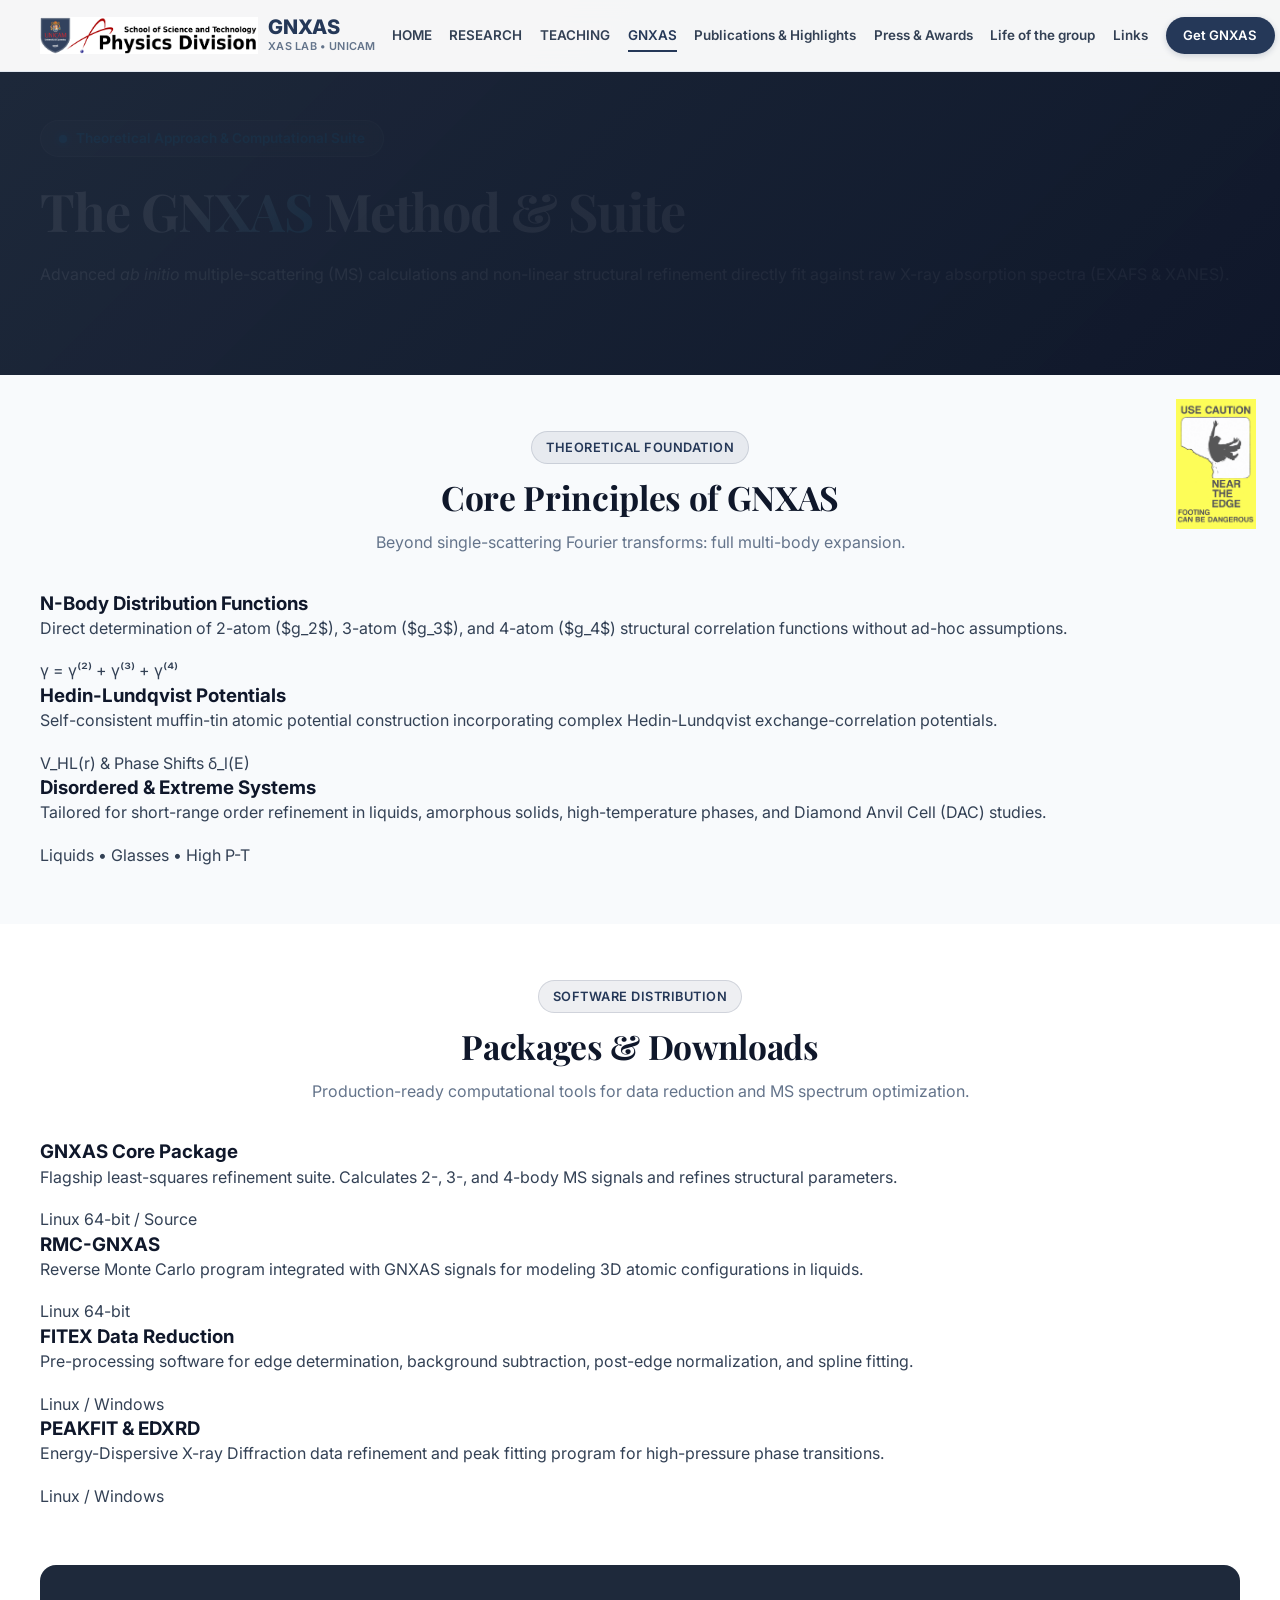
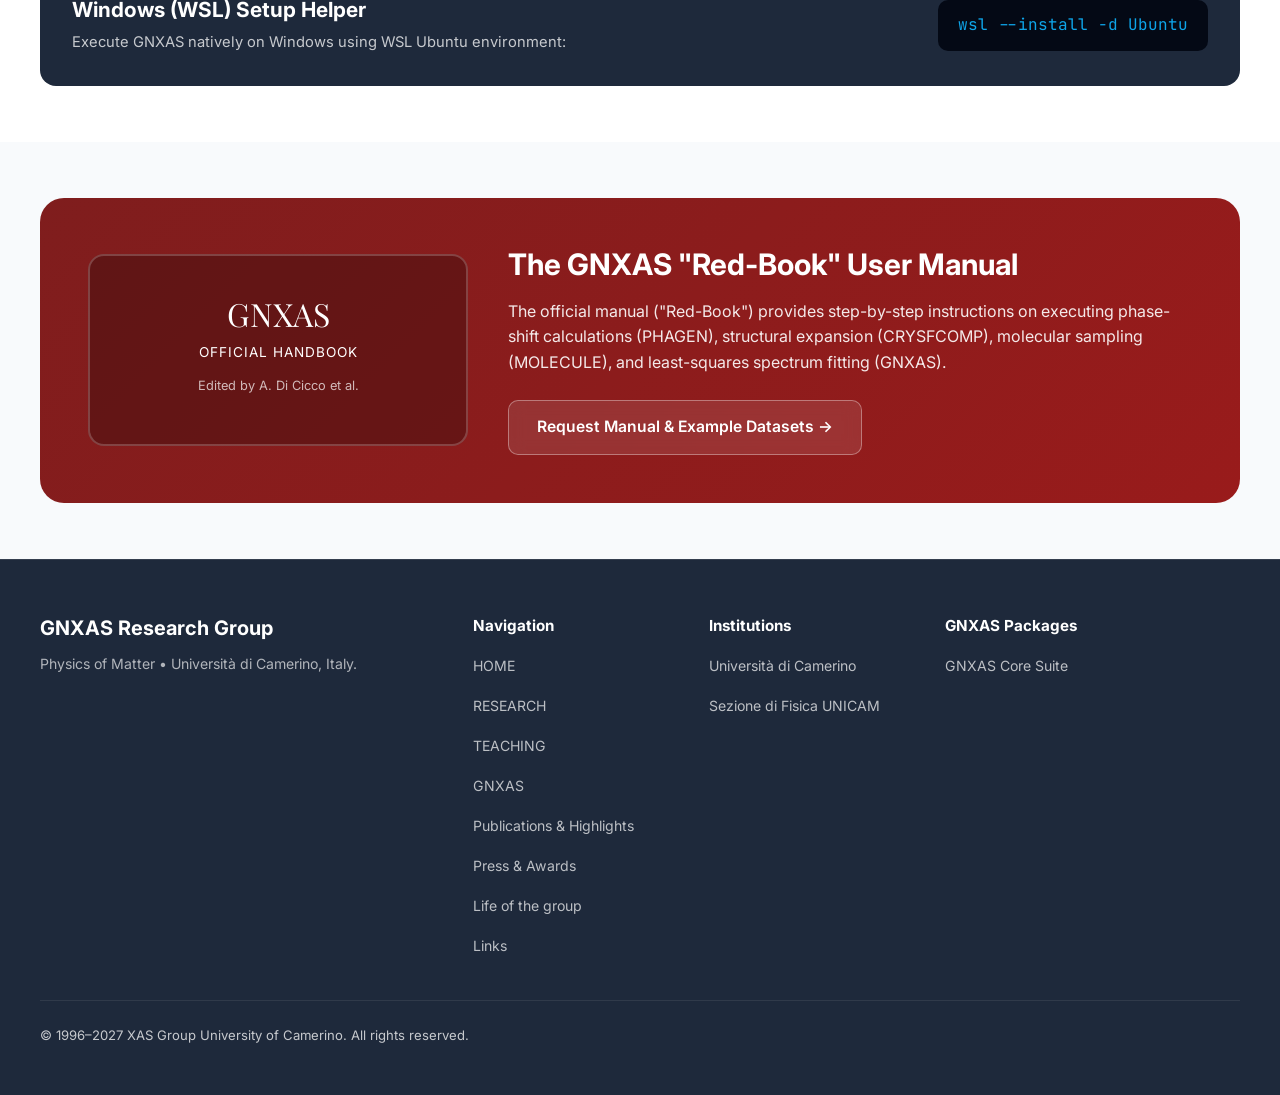
<file: gnxas.html>
<!DOCTYPE html>
<html lang="en">
<head>
  <meta charset="UTF-8">
  <meta name="viewport" content="width=device-width, initial-scale=1.0">
  <title>The GNXAS Method & Software Packages | Università di Camerino</title>

  <meta name="description" content="The GNXAS Method & EXAFS Data Analysis Software Suite developed at Unicam. Downloads for Linux & WSL, Red-Book manual, n-body correlations (g2, g3, g4).">
  <meta name="keywords" content="GNXAS Method, EXAFS Software, GNXAS Download, RMC-GNXAS, FITEX, PEAKFIT, Red-Book Manual">
  <meta name="author" content="GNXAS Research Group - Università di Camerino">

  <link rel="icon" href="data:image/svg+xml,<svg xmlns=%22http://www.w3.org/2000/svg%22 viewBox=%220 0 100 100%22><text y=%22.9em%22 font-size=%2290%22>⚛️</text></svg>">
  <link rel="preconnect" href="https://fonts.googleapis.com">
  <link rel="preconnect" href="https://fonts.gstatic.com" crossorigin>
  <link href="https://fonts.googleapis.com/css2?family=Inter:wght@300;400;500;600;700;800&family=JetBrains+Mono:wght@400;500;600&family=Playfair+Display:ital,wght@0,600;0,700;0,800;1,600&display=swap" rel="stylesheet">
  <link rel="stylesheet" href="style.css">
</head>
<body>

  <!-- HEADER -->
  <header class="header" id="header">
    <div class="container navbar">
      <a href="index.html" class="brand" aria-label="GNXAS Research Group Home">
        <img src="assets/logo_PhysicsDivision_mr.png" alt="UNICAM Physics Division Logo" class="header-physics-logo">
        <div class="brand-text">
          <span class="brand-title">GNXAS</span>
          <span class="brand-subtitle">XAS LAB • UNICAM</span>
        </div>
      </a>

      <nav class="nav-menu" id="nav-menu">
        <a href="index.html" class="nav-link">HOME</a>
        <a href="research.html" class="nav-link">RESEARCH</a>
        <a href="teaching.html" class="nav-link">TEACHING</a>
        <a href="gnxas.html" class="nav-link active">GNXAS</a>
        <a href="publications.html" class="nav-link">Publications & Highlights</a>
        <a href="press.html" class="nav-link">Press & Awards</a>
        <a href="life.html" class="nav-link">Life of the group</a>
        <a href="links.html" class="nav-link">Links</a>
        <a href="#software" class="nav-cta-btn">Get GNXAS</a>
      </nav>

      <button class="hamburger" id="hamburger" aria-label="Toggle navigation menu">
        <span></span>
        <span></span>
        <span></span>
      </button>
    </div>
  </header>

  <main>
    <!-- HERO SECTION -->
    <section class="hero">
      <div class="hero-gradient-overlay"></div>
      <div class="container">
        <div class="hero-container-clean">
          <div class="hero-tag">
            <span class="hero-tag-dot"></span>
            Theoretical Approach & Computational Suite
          </div>
          <h1 class="hero-title">The <span>GNXAS</span> Method & Suite</h1>
          <p class="hero-description">
            Advanced <em>ab initio</em> multiple-scattering (MS) calculations and non-linear structural refinement directly fit against raw X-ray absorption spectra (EXAFS & XANES).
          </p>
        </div>
      </div>
    </section>

    <!-- METHOD BREAKDOWN SECTION -->
    <section>
      <!-- Yellow Atomic Structure Graphic placed in corner -->
      <img src="assets/nedge_yel.gif" alt="Atomic Structure Accent" class="corner-yellow-graphic">

      <div class="container">
        <div class="section-header">
          <span class="section-badge">Theoretical Foundation</span>
          <h2 class="section-title">Core Principles of GNXAS</h2>
          <p class="section-subtitle">Beyond single-scattering Fourier transforms: full multi-body expansion.</p>
        </div>

        <div class="grid-cards">
          <div class="card-item">
            <h3>N-Body Distribution Functions</h3>
            <p>Direct determination of 2-atom ($g_2$), 3-atom ($g_3$), and 4-atom ($g_4$) structural correlation functions without ad-hoc assumptions.</p>
            <span class="card-meta">γ = γ⁽²⁾ + γ⁽³⁾ + γ⁽⁴⁾</span>
          </div>

          <div class="card-item">
            <h3>Hedin-Lundqvist Potentials</h3>
            <p>Self-consistent muffin-tin atomic potential construction incorporating complex Hedin-Lundqvist exchange-correlation potentials.</p>
            <span class="card-meta">V_HL(r) & Phase Shifts δ_l(E)</span>
          </div>

          <div class="card-item">
            <h3>Disordered & Extreme Systems</h3>
            <p>Tailored for short-range order refinement in liquids, amorphous solids, high-temperature phases, and Diamond Anvil Cell (DAC) studies.</p>
            <span class="card-meta">Liquids • Glasses • High P-T</span>
          </div>
        </div>
      </div>
    </section>

    <!-- SOFTWARE DOWNLOADS SECTION -->
    <section id="software" style="background-color: var(--bg-card);">
      <div class="container">
        <div class="section-header">
          <span class="section-badge">Software Distribution</span>
          <h2 class="section-title">Packages & Downloads</h2>
          <p class="section-subtitle">Production-ready computational tools for data reduction and MS spectrum optimization.</p>
        </div>

        <div class="grid-cards">
          <div class="card-item">
            <h3>GNXAS Core Package</h3>
            <p>Flagship least-squares refinement suite. Calculates 2-, 3-, and 4-body MS signals and refines structural parameters.</p>
            <span class="card-meta">Linux 64-bit / Source</span>
          </div>
          <div class="card-item">
            <h3>RMC-GNXAS</h3>
            <p>Reverse Monte Carlo program integrated with GNXAS signals for modeling 3D atomic configurations in liquids.</p>
            <span class="card-meta">Linux 64-bit</span>
          </div>
          <div class="card-item">
            <h3>FITEX Data Reduction</h3>
            <p>Pre-processing software for edge determination, background subtraction, post-edge normalization, and spline fitting.</p>
            <span class="card-meta">Linux / Windows</span>
          </div>
          <div class="card-item">
            <h3>PEAKFIT & EDXRD</h3>
            <p>Energy-Dispersive X-ray Diffraction data refinement and peak fitting program for high-pressure phase transitions.</p>
            <span class="card-meta">Linux / Windows</span>
          </div>
        </div>

        <!-- WSL Information Box -->
        <div style="margin-top: 3.5rem; background: var(--primary-dark); border-radius: var(--radius-lg); padding: 2rem; color: white; display: flex; align-items: center; justify-content: space-between; gap: 1.5rem; flex-wrap: wrap;">
          <div>
            <h3 style="color:white; font-size:1.3rem; margin-bottom:0.4rem;">Windows (WSL) Setup Helper</h3>
            <p style="color:rgba(255,255,255,0.75); margin:0; font-size:0.92rem;">Execute GNXAS natively on Windows using WSL Ubuntu environment:</p>
          </div>
          <code style="background:#040915; padding:0.75rem 1.25rem; border-radius:var(--radius-md); color:var(--accent-cyan);">wsl --install -d Ubuntu</code>
        </div>
      </div>
    </section>

    <!-- RED BOOK MANUAL SECTION -->
    <section>
      <div class="container">
        <div style="background: linear-gradient(135deg, #7f1d1d 0%, #991b1b 100%); border-radius: var(--radius-xl); padding: 3rem; color: white; display: grid; grid-template-columns: 1fr 1.8fr; gap: 2.5rem; align-items: center;">
          <div style="background: rgba(0,0,0,0.25); border: 2px solid rgba(255,255,255,0.2); border-radius: var(--radius-lg); padding: 2rem; text-align: center;">
            <div style="font-family: var(--font-serif); font-size: 2rem;">GNXAS</div>
            <div style="font-size: 0.85rem; text-transform: uppercase; letter-spacing: 1px;">Official Handbook</div>
            <p style="margin-top: 0.75rem; font-size: 0.8rem; color: rgba(255,255,255,0.7);">Edited by A. Di Cicco et al.</p>
          </div>

          <div>
            <h3 style="color:white; font-size:1.85rem; margin-bottom:1rem;">The GNXAS "Red-Book" User Manual</h3>
            <p style="color:rgba(255,255,255,0.9); line-height:1.6; margin-bottom:1.5rem;">
              The official manual ("Red-Book") provides step-by-step instructions on executing phase-shift calculations (PHAGEN), structural expansion (CRYSFCOMP), molecular sampling (MOLECULE), and least-squares spectrum fitting (GNXAS).
            </p>
            <a href="index.html#contacts" class="btn btn-outline-light">Request Manual & Example Datasets &rarr;</a>
          </div>
        </div>
      </div>
    </section>
  </main>

  <!-- FOOTER -->
  <footer class="footer">
    <div class="container">
      <div class="footer-grid">
        <div class="footer-brand">
          <h3>GNXAS Research Group</h3>
          <p>Physics of Matter • Università di Camerino, Italy.</p>
        </div>
        <div class="footer-col">
          <h4>Navigation</h4>
          <div class="footer-links">
            <a href="index.html">HOME</a>
            <a href="research.html">RESEARCH</a>
            <a href="teaching.html">TEACHING</a>
            <a href="gnxas.html">GNXAS</a>
            <a href="publications.html">Publications & Highlights</a>
            <a href="press.html">Press & Awards</a>
            <a href="life.html">Life of the group</a>
            <a href="links.html">Links</a>
          </div>
        </div>
        <div class="footer-col">
          <h4>Institutions</h4>
          <div class="footer-links">
            <a href="https://www.unicam.it" target="_blank" rel="noopener">Università di Camerino</a>
            <a href="https://fisica.unicam.it/" target="_blank" rel="noopener">Sezione di Fisica UNICAM</a>
          </div>
        </div>
        <div class="footer-col">
          <h4>GNXAS Packages</h4>
          <div class="footer-links">
            <a href="#software">GNXAS Core Suite</a>
          </div>
        </div>
      </div>
      <div class="footer-bottom">
        <p>&copy; 1996–2027 XAS Group University of Camerino. All rights reserved.</p>
      </div>
    </div>
  </footer>

  <script>
    const hamburger = document.getElementById('hamburger');
    const navMenu = document.getElementById('nav-menu');
    hamburger.addEventListener('click', () => {
      hamburger.classList.toggle('open');
      navMenu.classList.toggle('active');
    });
  </script>
</body>
</html>
</file>
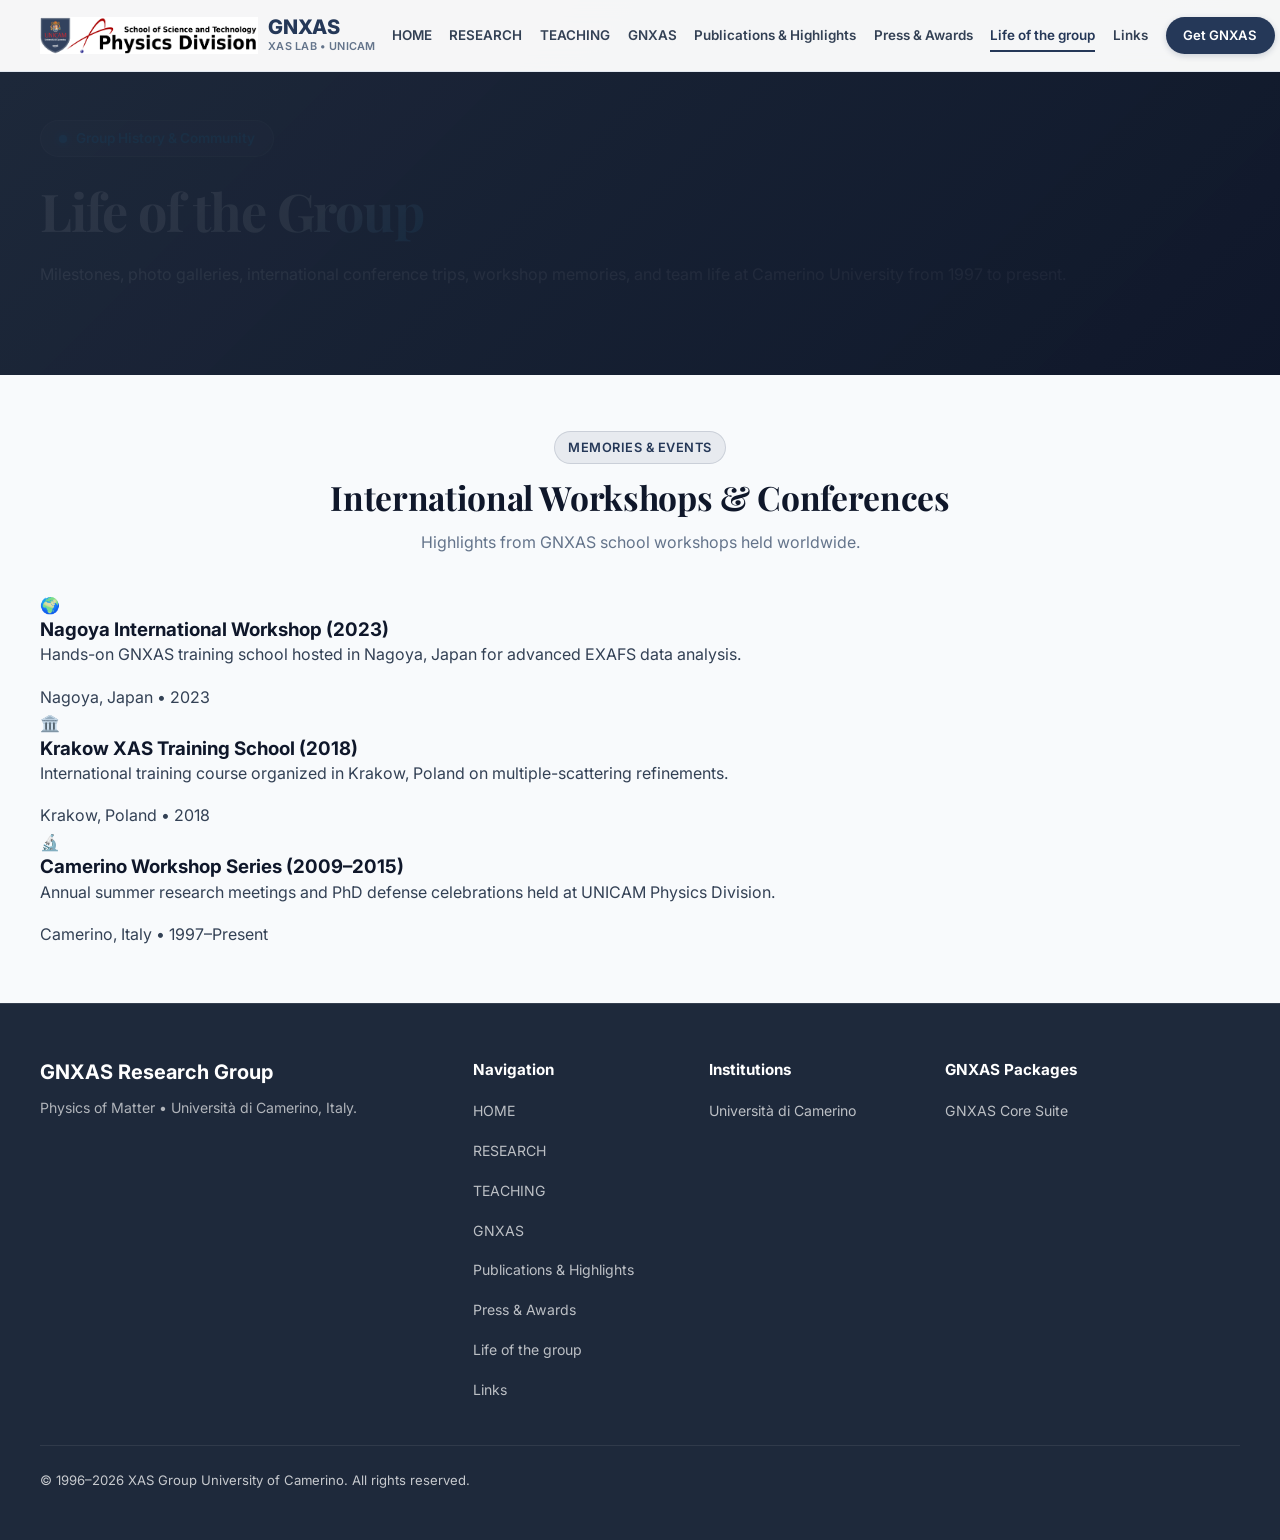
<file: life.html>
<!DOCTYPE html>
<html lang="en">
<head>
  <meta charset="UTF-8">
  <meta name="viewport" content="width=device-width, initial-scale=1.0">
  <title>Life of the Group | GNXAS - Università di Camerino</title>

  <meta name="description" content="Photo gallery, group memories, workshops, conference trips, PhD graduations, and historical milestones of the XAS Group at Camerino University (1997-2026).">
  <meta name="keywords" content="Life of the group, XAS Group Gallery, Camerino Physics Photos, GNXAS Workshops">
  <meta name="author" content="GNXAS Research Group - Università di Camerino">

  <link rel="icon" href="data:image/svg+xml,<svg xmlns=%22http://www.w3.org/2000/svg%22 viewBox=%220 0 100 100%22><text y=%22.9em%22 font-size=%2290%22>⚛️</text></svg>">
  <link rel="preconnect" href="https://fonts.googleapis.com">
  <link rel="preconnect" href="https://fonts.gstatic.com" crossorigin>
  <link href="https://fonts.googleapis.com/css2?family=Inter:wght@300;400;500;600;700;800&family=JetBrains+Mono:wght@400;500;600&family=Playfair+Display:ital,wght@0,600;0,700;0,800;1,600&display=swap" rel="stylesheet">
  <link rel="stylesheet" href="style.css">
</head>
<body>

  <!-- HEADER -->
  <header class="header" id="header">
    <div class="container navbar">
      <a href="index.html" class="brand" aria-label="GNXAS Research Group Home">
        <img src="assets/logo_PhysicsDivision_mr.png" alt="UNICAM Physics Division Logo" class="header-physics-logo">
        <div class="brand-text">
          <span class="brand-title">GNXAS</span>
          <span class="brand-subtitle">XAS LAB • UNICAM</span>
        </div>
      </a>

      <nav class="nav-menu" id="nav-menu">
        <a href="index.html" class="nav-link">HOME</a>
        <a href="research.html" class="nav-link">RESEARCH</a>
        <a href="teaching.html" class="nav-link">TEACHING</a>
        <a href="gnxas.html" class="nav-link">GNXAS</a>
        <a href="publications.html" class="nav-link">Publications & Highlights</a>
        <a href="press.html" class="nav-link">Press & Awards</a>
        <a href="life.html" class="nav-link active">Life of the group</a>
        <a href="links.html" class="nav-link">Links</a>
        <a href="gnxas.html#software" class="nav-cta-btn">Get GNXAS</a>
      </nav>

      <button class="hamburger" id="hamburger" aria-label="Toggle navigation menu">
        <span></span>
        <span></span>
        <span></span>
      </button>
    </div>
  </header>

  <main>
    <!-- HERO SECTION -->
    <section class="hero">
      <div class="hero-gradient-overlay"></div>
      <div class="container">
        <div class="hero-container-clean">
          <div class="hero-tag">
            <span class="hero-tag-dot"></span>
            Group History & Community
          </div>
          <h1 class="hero-title">Life of the <span>Group</span></h1>
          <p class="hero-description">
            Milestones, photo galleries, international conference trips, workshop memories, and team life at Camerino University from 1997 to present.
          </p>
        </div>
      </div>
    </section>

    <!-- MILESTONES & MEMORIES -->
    <section>
      <div class="container">
        <div class="section-header">
          <span class="section-badge">Memories & Events</span>
          <h2 class="section-title">International Workshops & Conferences</h2>
          <p class="section-subtitle">Highlights from GNXAS school workshops held worldwide.</p>
        </div>

        <div class="grid-cards">
          <div class="card-item">
            <div class="card-icon">🌍</div>
            <h3>Nagoya International Workshop (2023)</h3>
            <p>Hands-on GNXAS training school hosted in Nagoya, Japan for advanced EXAFS data analysis.</p>
            <span class="card-meta">Nagoya, Japan • 2023</span>
          </div>

          <div class="card-item">
            <div class="card-icon">🏛️</div>
            <h3>Krakow XAS Training School (2018)</h3>
            <p>International training course organized in Krakow, Poland on multiple-scattering refinements.</p>
            <span class="card-meta">Krakow, Poland • 2018</span>
          </div>

          <div class="card-item">
            <div class="card-icon">🔬</div>
            <h3>Camerino Workshop Series (2009–2015)</h3>
            <p>Annual summer research meetings and PhD defense celebrations held at UNICAM Physics Division.</p>
            <span class="card-meta">Camerino, Italy • 1997–Present</span>
          </div>
        </div>
      </div>
    </section>
  </main>

  <!-- FOOTER -->
  <footer class="footer">
    <div class="container">
      <div class="footer-grid">
        <div class="footer-brand">
          <h3>GNXAS Research Group</h3>
          <p>Physics of Matter • Università di Camerino, Italy.</p>
        </div>
        <div class="footer-col">
          <h4>Navigation</h4>
          <div class="footer-links">
            <a href="index.html">HOME</a>
            <a href="research.html">RESEARCH</a>
            <a href="teaching.html">TEACHING</a>
            <a href="gnxas.html">GNXAS</a>
            <a href="publications.html">Publications & Highlights</a>
            <a href="press.html">Press & Awards</a>
            <a href="life.html">Life of the group</a>
            <a href="links.html">Links</a>
          </div>
        </div>
        <div class="footer-col">
          <h4>Institutions</h4>
          <div class="footer-links">
            <a href="https://www.unicam.it" target="_blank" rel="noopener">Università di Camerino</a>
          </div>
        </div>
        <div class="footer-col">
          <h4>GNXAS Packages</h4>
          <div class="footer-links">
            <a href="gnxas.html#software">GNXAS Core Suite</a>
          </div>
        </div>
      </div>
      <div class="footer-bottom">
        <p>&copy; 1996–2026 XAS Group University of Camerino. All rights reserved.</p>
      </div>
    </div>
  </footer>

  <script>
    const hamburger = document.getElementById('hamburger');
    const navMenu = document.getElementById('nav-menu');
    hamburger.addEventListener('click', () => {
      hamburger.classList.toggle('open');
      navMenu.classList.toggle('active');
    });
  </script>
</body>
</html>
</file>
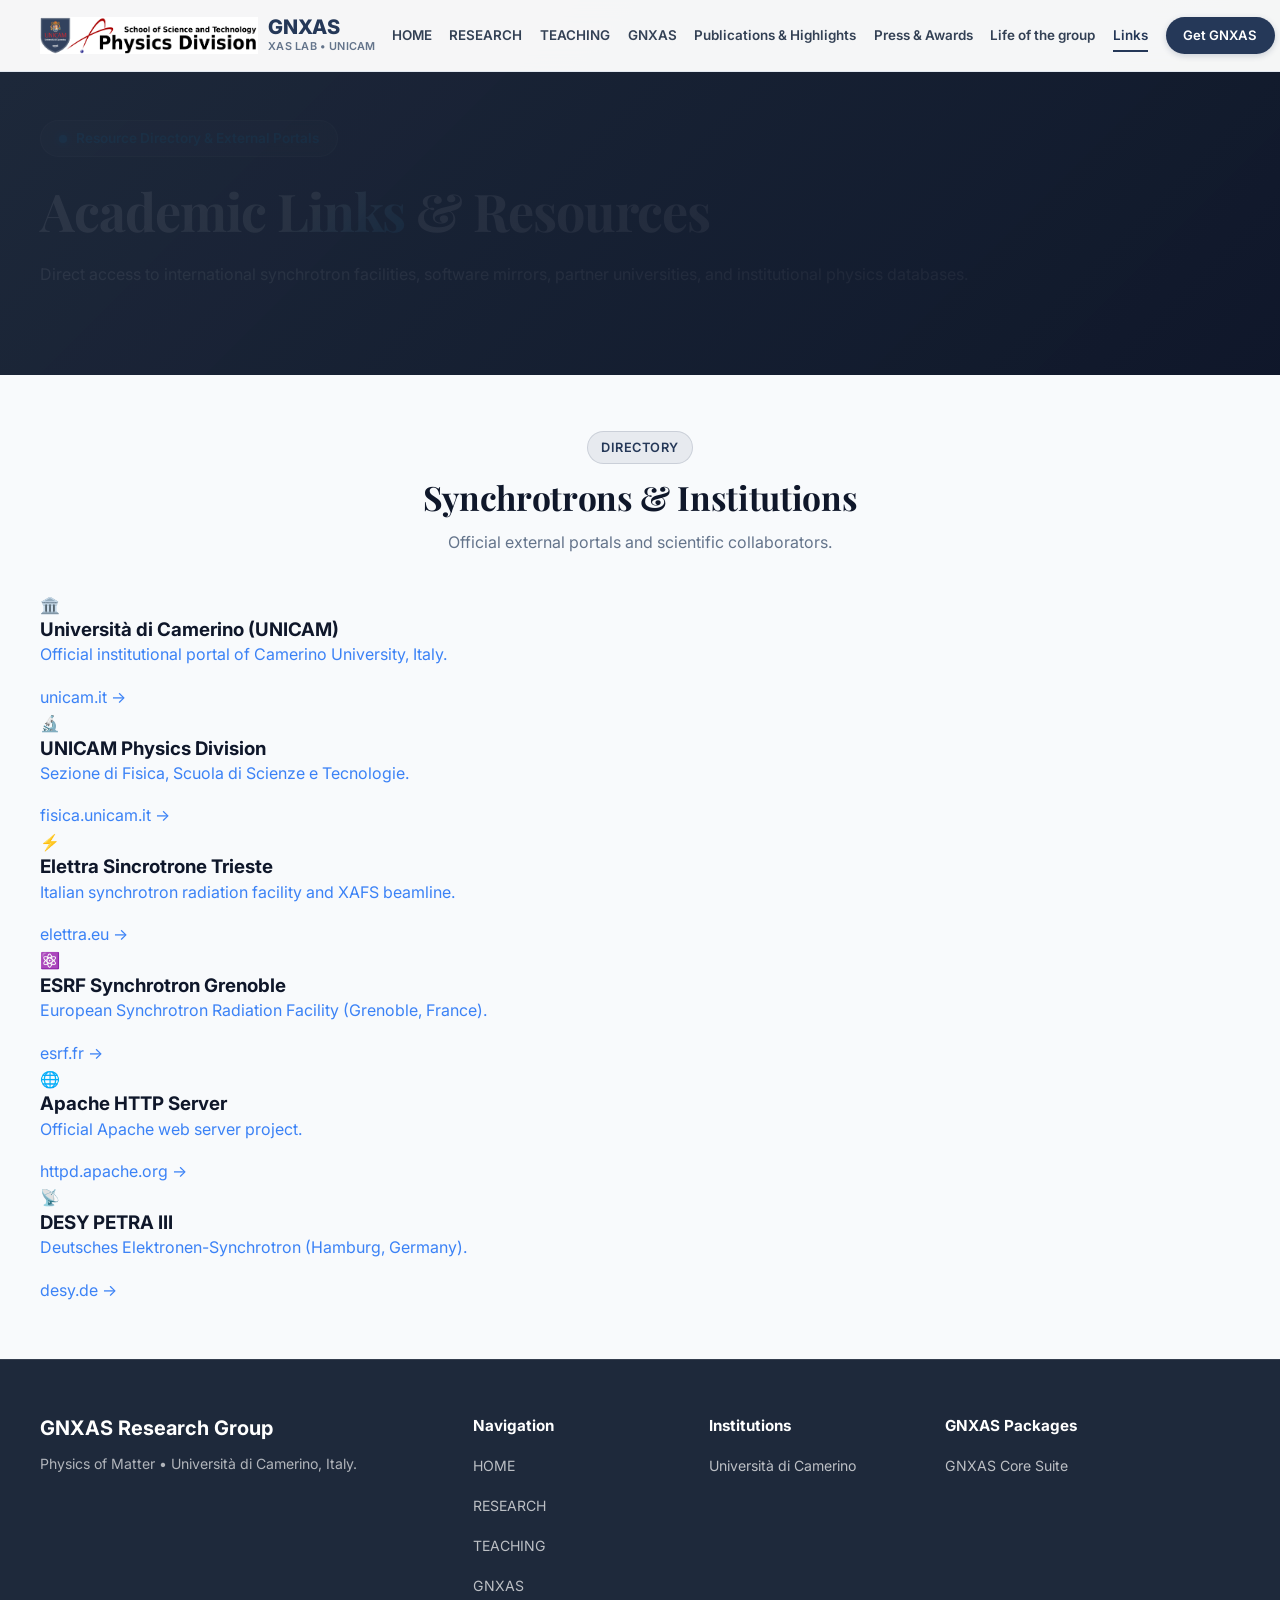
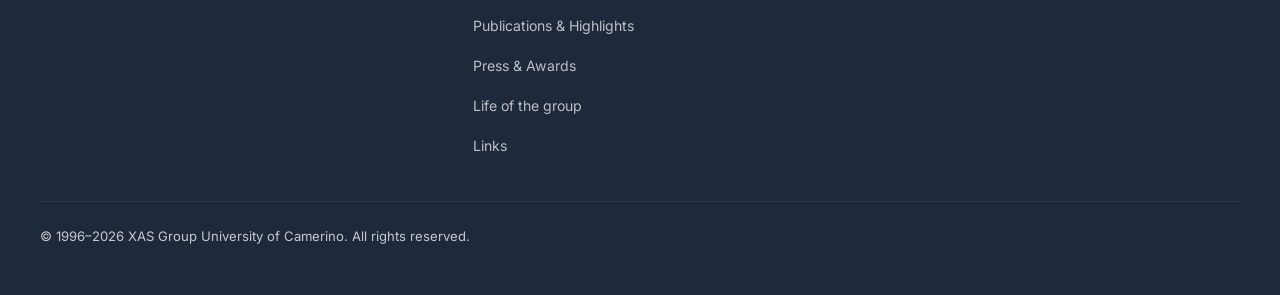
<file: links.html>
<!DOCTYPE html>
<html lang="en">
<head>
  <meta charset="UTF-8">
  <meta name="viewport" content="width=device-width, initial-scale=1.0">
  <title>Links & External Portals | GNXAS - Università di Camerino</title>

  <meta name="description" content="Useful academic links, synchrotron facility portals, software mirrors, partner universities, and institutional websites related to the GNXAS group.">
  <meta name="keywords" content="GNXAS Links, Synchrotron Portals, ESRF Link, Elettra Link, UNICAM Physics Links">
  <meta name="author" content="GNXAS Research Group - Università di Camerino">

  <link rel="icon" href="data:image/svg+xml,<svg xmlns=%22http://www.w3.org/2000/svg%22 viewBox=%220 0 100 100%22><text y=%22.9em%22 font-size=%2290%22>⚛️</text></svg>">
  <link rel="preconnect" href="https://fonts.googleapis.com">
  <link rel="preconnect" href="https://fonts.gstatic.com" crossorigin>
  <link href="https://fonts.googleapis.com/css2?family=Inter:wght@300;400;500;600;700;800&family=JetBrains+Mono:wght@400;500;600&family=Playfair+Display:ital,wght@0,600;0,700;0,800;1,600&display=swap" rel="stylesheet">
  <link rel="stylesheet" href="style.css">
</head>
<body>

  <!-- HEADER -->
  <header class="header" id="header">
    <div class="container navbar">
      <a href="index.html" class="brand" aria-label="GNXAS Research Group Home">
        <img src="assets/logo_PhysicsDivision_mr.png" alt="UNICAM Physics Division Logo" class="header-physics-logo">
        <div class="brand-text">
          <span class="brand-title">GNXAS</span>
          <span class="brand-subtitle">XAS LAB • UNICAM</span>
        </div>
      </a>

      <nav class="nav-menu" id="nav-menu">
        <a href="index.html" class="nav-link">HOME</a>
        <a href="research.html" class="nav-link">RESEARCH</a>
        <a href="teaching.html" class="nav-link">TEACHING</a>
        <a href="gnxas.html" class="nav-link">GNXAS</a>
        <a href="publications.html" class="nav-link">Publications & Highlights</a>
        <a href="press.html" class="nav-link">Press & Awards</a>
        <a href="life.html" class="nav-link">Life of the group</a>
        <a href="links.html" class="nav-link active">Links</a>
        <a href="gnxas.html#software" class="nav-cta-btn">Get GNXAS</a>
      </nav>

      <button class="hamburger" id="hamburger" aria-label="Toggle navigation menu">
        <span></span>
        <span></span>
        <span></span>
      </button>
    </div>
  </header>

  <main>
    <!-- HERO SECTION -->
    <section class="hero">
      <div class="hero-gradient-overlay"></div>
      <div class="container">
        <div class="hero-container-clean">
          <div class="hero-tag">
            <span class="hero-tag-dot"></span>
            Resource Directory & External Portals
          </div>
          <h1 class="hero-title">Academic <span>Links</span> & Resources</h1>
          <p class="hero-description">
            Direct access to international synchrotron facilities, software mirrors, partner universities, and institutional physics databases.
          </p>
        </div>
      </div>
    </section>

    <!-- LINKS CATEGORIES -->
    <section>
      <div class="container">
        <div class="section-header">
          <span class="section-badge">Directory</span>
          <h2 class="section-title">Synchrotrons & Institutions</h2>
          <p class="section-subtitle">Official external portals and scientific collaborators.</p>
        </div>

        <div class="grid-cards">
          <a href="https://www.unicam.it" target="_blank" rel="noopener" class="card-item">
            <div class="card-icon">🏛️</div>
            <h3>Università di Camerino (UNICAM)</h3>
            <p>Official institutional portal of Camerino University, Italy.</p>
            <span class="card-meta">unicam.it &rarr;</span>
          </a>

          <a href="https://fisica.unicam.it/" target="_blank" rel="noopener" class="card-item">
            <div class="card-icon">🔬</div>
            <h3>UNICAM Physics Division</h3>
            <p>Sezione di Fisica, Scuola di Scienze e Tecnologie.</p>
            <span class="card-meta">fisica.unicam.it &rarr;</span>
          </a>

          <a href="https://www.elettra.eu" target="_blank" rel="noopener" class="card-item">
            <div class="card-icon">⚡</div>
            <h3>Elettra Sincrotrone Trieste</h3>
            <p>Italian synchrotron radiation facility and XAFS beamline.</p>
            <span class="card-meta">elettra.eu &rarr;</span>
          </a>

          <a href="https://www.esrf.fr" target="_blank" rel="noopener" class="card-item">
            <div class="card-icon">⚛️</div>
            <h3>ESRF Synchrotron Grenoble</h3>
            <p>European Synchrotron Radiation Facility (Grenoble, France).</p>
            <span class="card-meta">esrf.fr &rarr;</span>
          </a>

          <a href="https://httpd.apache.org/" target="_blank" rel="noopener" class="card-item">
            <div class="card-icon">🌐</div>
            <h3>Apache HTTP Server</h3>
            <p>Official Apache web server project.</p>
            <span class="card-meta">httpd.apache.org &rarr;</span>
          </a>

          <a href="https://www.desy.de" target="_blank" rel="noopener" class="card-item">
            <div class="card-icon">📡</div>
            <h3>DESY PETRA III</h3>
            <p>Deutsches Elektronen-Synchrotron (Hamburg, Germany).</p>
            <span class="card-meta">desy.de &rarr;</span>
          </a>
        </div>
      </div>
    </section>
  </main>

  <!-- FOOTER -->
  <footer class="footer">
    <div class="container">
      <div class="footer-grid">
        <div class="footer-brand">
          <h3>GNXAS Research Group</h3>
          <p>Physics of Matter • Università di Camerino, Italy.</p>
        </div>
        <div class="footer-col">
          <h4>Navigation</h4>
          <div class="footer-links">
            <a href="index.html">HOME</a>
            <a href="research.html">RESEARCH</a>
            <a href="teaching.html">TEACHING</a>
            <a href="gnxas.html">GNXAS</a>
            <a href="publications.html">Publications & Highlights</a>
            <a href="press.html">Press & Awards</a>
            <a href="life.html">Life of the group</a>
            <a href="links.html">Links</a>
          </div>
        </div>
        <div class="footer-col">
          <h4>Institutions</h4>
          <div class="footer-links">
            <a href="https://www.unicam.it" target="_blank" rel="noopener">Università di Camerino</a>
          </div>
        </div>
        <div class="footer-col">
          <h4>GNXAS Packages</h4>
          <div class="footer-links">
            <a href="gnxas.html#software">GNXAS Core Suite</a>
          </div>
        </div>
      </div>
      <div class="footer-bottom">
        <p>&copy; 1996–2026 XAS Group University of Camerino. All rights reserved.</p>
      </div>
    </div>
  </footer>

  <script>
    const hamburger = document.getElementById('hamburger');
    const navMenu = document.getElementById('nav-menu');
    hamburger.addEventListener('click', () => {
      hamburger.classList.toggle('open');
      navMenu.classList.toggle('active');
    });
  </script>
</body>
</html>
</file>
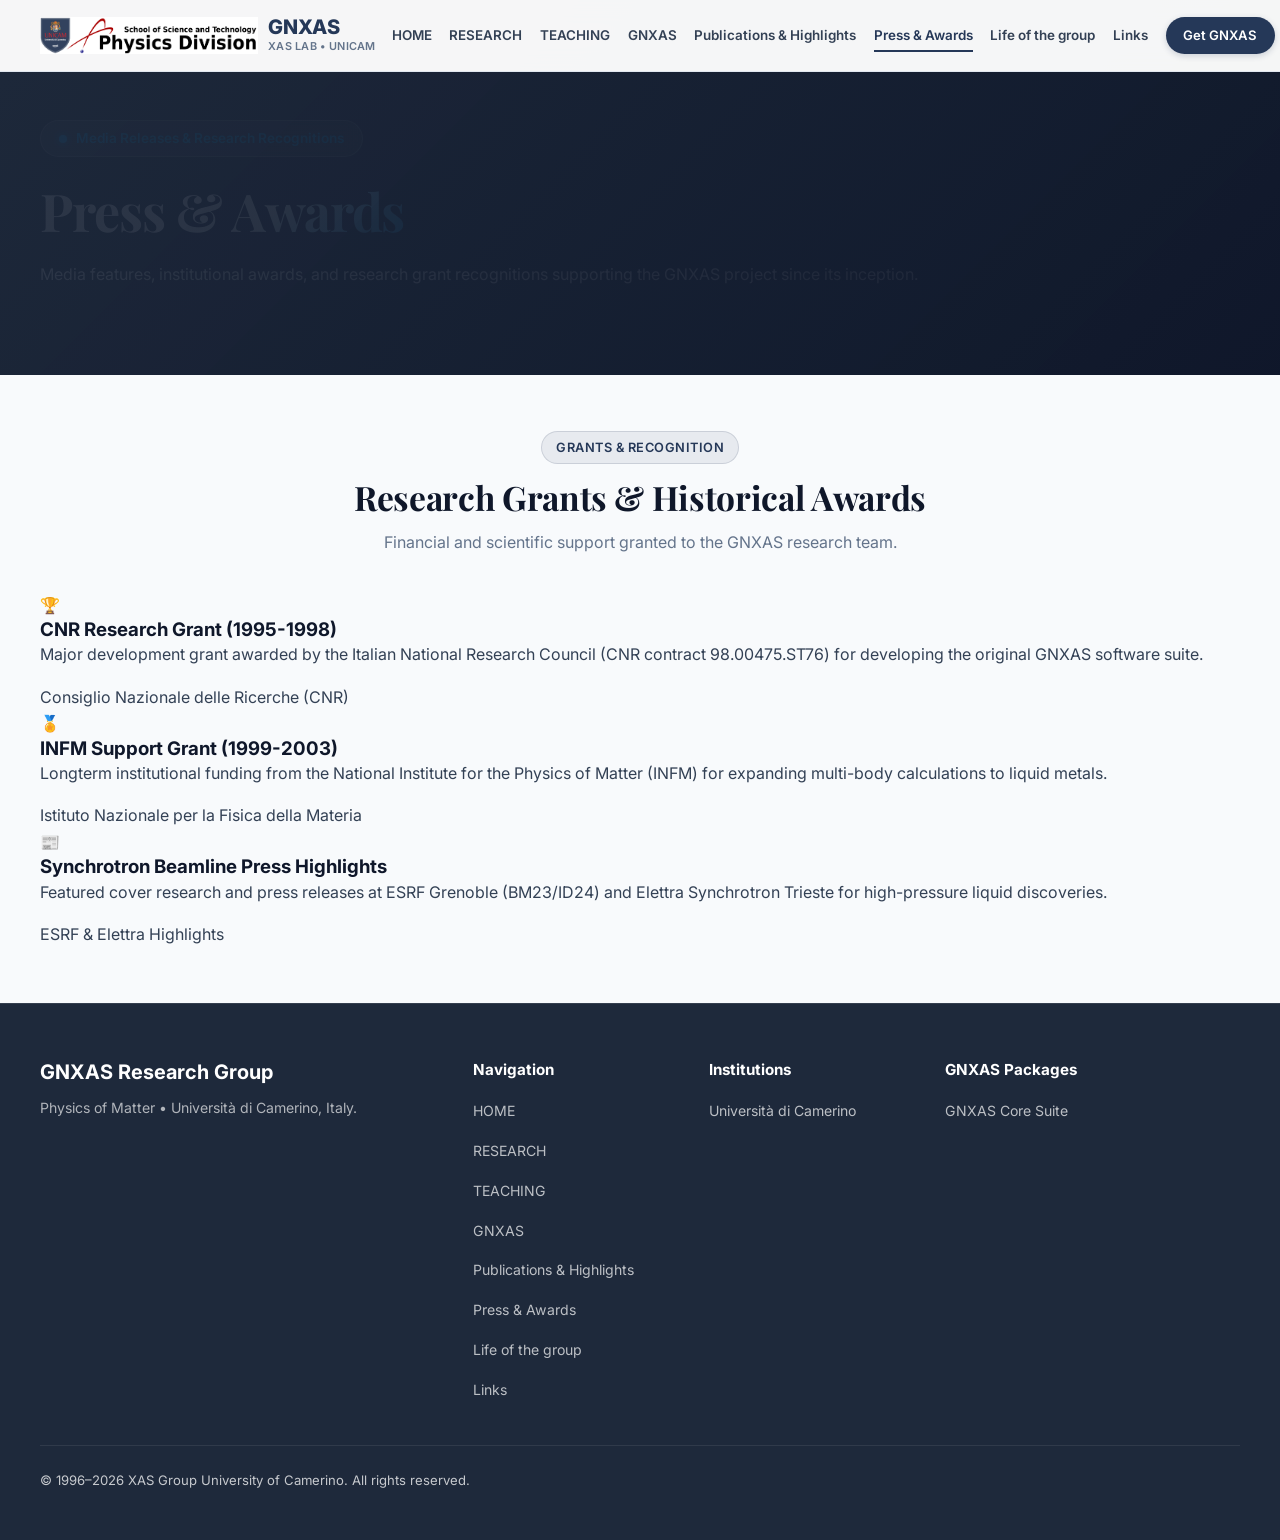
<file: press.html>
<!DOCTYPE html>
<html lang="en">
<head>
  <meta charset="UTF-8">
  <meta name="viewport" content="width=device-width, initial-scale=1.0">
  <title>Press & Awards | GNXAS - Università di Camerino</title>

  <meta name="description" content="Press coverage, research awards, grants (CNR, INFM), and synchrotron beamline highlights from the XAS Group at Camerino University.">
  <meta name="keywords" content="GNXAS Press, Research Awards UNICAM, CNR Grant 98.00475.ST76, INFM Grants">
  <meta name="author" content="GNXAS Research Group - Università di Camerino">

  <link rel="icon" href="data:image/svg+xml,<svg xmlns=%22http://www.w3.org/2000/svg%22 viewBox=%220 0 100 100%22><text y=%22.9em%22 font-size=%2290%22>⚛️</text></svg>">
  <link rel="preconnect" href="https://fonts.googleapis.com">
  <link rel="preconnect" href="https://fonts.gstatic.com" crossorigin>
  <link href="https://fonts.googleapis.com/css2?family=Inter:wght@300;400;500;600;700;800&family=JetBrains+Mono:wght@400;500;600&family=Playfair+Display:ital,wght@0,600;0,700;0,800;1,600&display=swap" rel="stylesheet">
  <link rel="stylesheet" href="style.css">
</head>
<body>

  <!-- HEADER -->
  <header class="header" id="header">
    <div class="container navbar">
      <a href="index.html" class="brand" aria-label="GNXAS Research Group Home">
        <img src="assets/logo_PhysicsDivision_mr.png" alt="UNICAM Physics Division Logo" class="header-physics-logo">
        <div class="brand-text">
          <span class="brand-title">GNXAS</span>
          <span class="brand-subtitle">XAS LAB • UNICAM</span>
        </div>
      </a>

      <nav class="nav-menu" id="nav-menu">
        <a href="index.html" class="nav-link">HOME</a>
        <a href="research.html" class="nav-link">RESEARCH</a>
        <a href="teaching.html" class="nav-link">TEACHING</a>
        <a href="gnxas.html" class="nav-link">GNXAS</a>
        <a href="publications.html" class="nav-link">Publications & Highlights</a>
        <a href="press.html" class="nav-link active">Press & Awards</a>
        <a href="life.html" class="nav-link">Life of the group</a>
        <a href="links.html" class="nav-link">Links</a>
        <a href="gnxas.html#software" class="nav-cta-btn">Get GNXAS</a>
      </nav>

      <button class="hamburger" id="hamburger" aria-label="Toggle navigation menu">
        <span></span>
        <span></span>
        <span></span>
      </button>
    </div>
  </header>

  <main>
    <!-- HERO SECTION -->
    <section class="hero">
      <div class="hero-gradient-overlay"></div>
      <div class="container">
        <div class="hero-container-clean">
          <div class="hero-tag">
            <span class="hero-tag-dot"></span>
            Media Releases & Research Recognitions
          </div>
          <h1 class="hero-title">Press & <span>Awards</span></h1>
          <p class="hero-description">
            Media features, institutional awards, and research grant recognitions supporting the GNXAS project since its inception.
          </p>
        </div>
      </div>
    </section>

    <!-- AWARDS & GRANTS LIST -->
    <section>
      <div class="container">
        <div class="section-header">
          <span class="section-badge">Grants & Recognition</span>
          <h2 class="section-title">Research Grants & Historical Awards</h2>
          <p class="section-subtitle">Financial and scientific support granted to the GNXAS research team.</p>
        </div>

        <div class="grid-cards">
          <!-- Award 1 -->
          <div class="card-item">
            <div class="card-icon">🏆</div>
            <h3>CNR Research Grant (1995-1998)</h3>
            <p>Major development grant awarded by the Italian National Research Council (CNR contract 98.00475.ST76) for developing the original GNXAS software suite.</p>
            <span class="card-meta">Consiglio Nazionale delle Ricerche (CNR)</span>
          </div>

          <!-- Award 2 -->
          <div class="card-item">
            <div class="card-icon">🏅</div>
            <h3>INFM Support Grant (1999-2003)</h3>
            <p>Longterm institutional funding from the National Institute for the Physics of Matter (INFM) for expanding multi-body calculations to liquid metals.</p>
            <span class="card-meta">Istituto Nazionale per la Fisica della Materia</span>
          </div>

          <!-- Award 3 -->
          <div class="card-item">
            <div class="card-icon">📰</div>
            <h3>Synchrotron Beamline Press Highlights</h3>
            <p>Featured cover research and press releases at ESRF Grenoble (BM23/ID24) and Elettra Synchrotron Trieste for high-pressure liquid discoveries.</p>
            <span class="card-meta">ESRF & Elettra Highlights</span>
          </div>
        </div>
      </div>
    </section>
  </main>

  <!-- FOOTER -->
  <footer class="footer">
    <div class="container">
      <div class="footer-grid">
        <div class="footer-brand">
          <h3>GNXAS Research Group</h3>
          <p>Physics of Matter • Università di Camerino, Italy.</p>
        </div>
        <div class="footer-col">
          <h4>Navigation</h4>
          <div class="footer-links">
            <a href="index.html">HOME</a>
            <a href="research.html">RESEARCH</a>
            <a href="teaching.html">TEACHING</a>
            <a href="gnxas.html">GNXAS</a>
            <a href="publications.html">Publications & Highlights</a>
            <a href="press.html">Press & Awards</a>
            <a href="life.html">Life of the group</a>
            <a href="links.html">Links</a>
          </div>
        </div>
        <div class="footer-col">
          <h4>Institutions</h4>
          <div class="footer-links">
            <a href="https://www.unicam.it" target="_blank" rel="noopener">Università di Camerino</a>
          </div>
        </div>
        <div class="footer-col">
          <h4>GNXAS Packages</h4>
          <div class="footer-links">
            <a href="gnxas.html#software">GNXAS Core Suite</a>
          </div>
        </div>
      </div>
      <div class="footer-bottom">
        <p>&copy; 1996–2026 XAS Group University of Camerino. All rights reserved.</p>
      </div>
    </div>
  </footer>

  <script>
    const hamburger = document.getElementById('hamburger');
    const navMenu = document.getElementById('nav-menu');
    hamburger.addEventListener('click', () => {
      hamburger.classList.toggle('open');
      navMenu.classList.toggle('active');
    });
  </script>
</body>
</html>
</file>
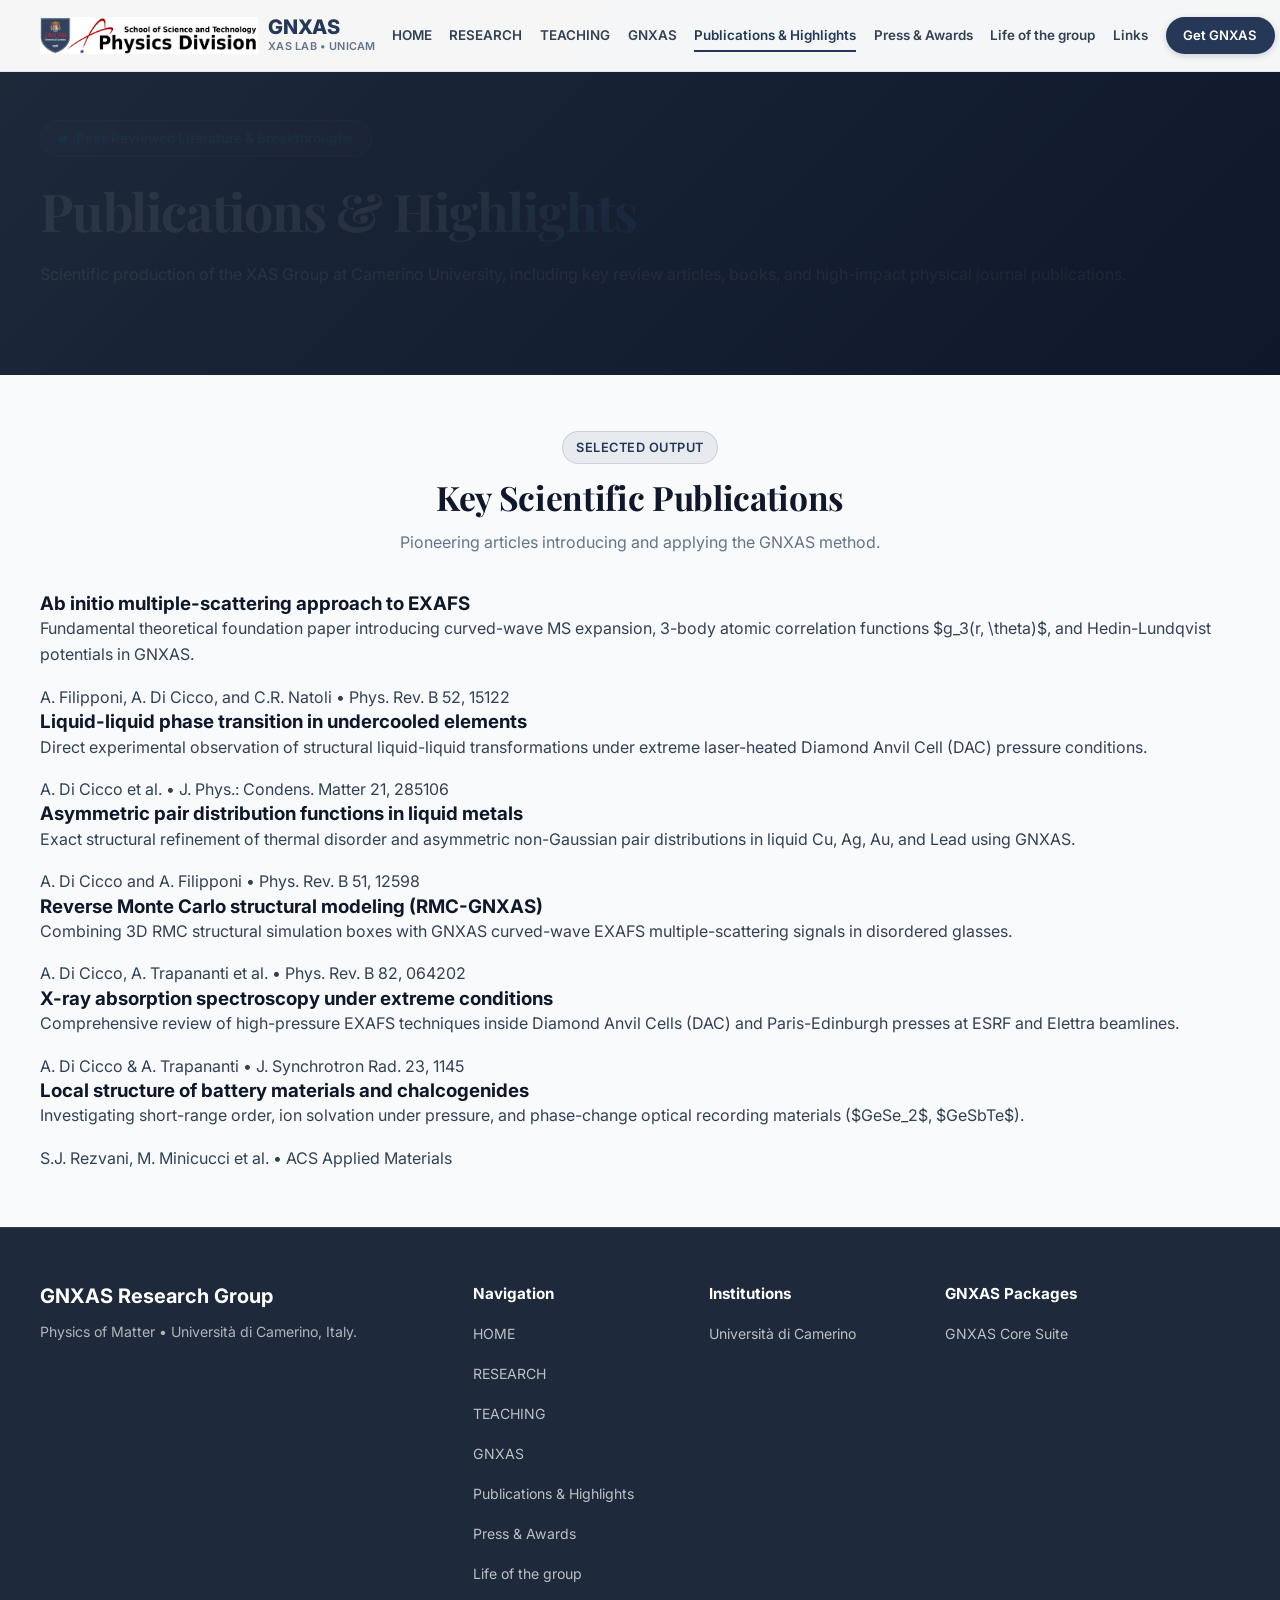
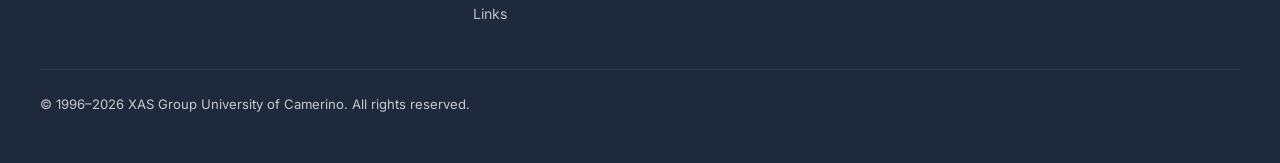
<file: publications.html>
<!DOCTYPE html>
<html lang="en">
<head>
  <meta charset="UTF-8">
  <meta name="viewport" content="width=device-width, initial-scale=1.0">
  <title>Publications & Highlights | GNXAS - Università di Camerino</title>

  <meta name="description" content="Scientific publications, journal articles, and research highlights by the GNXAS research group at the University of Camerino.">
  <meta name="keywords" content="GNXAS Publications, EXAFS Research Articles, Andrea Di Cicco Papers, XAS Highlights Unicam">
  <meta name="author" content="GNXAS Research Group - Università di Camerino">

  <link rel="icon" href="data:image/svg+xml,<svg xmlns=%22http://www.w3.org/2000/svg%22 viewBox=%220 0 100 100%22><text y=%22.9em%22 font-size=%2290%22>⚛️</text></svg>">
  <link rel="preconnect" href="https://fonts.googleapis.com">
  <link rel="preconnect" href="https://fonts.gstatic.com" crossorigin>
  <link href="https://fonts.googleapis.com/css2?family=Inter:wght@300;400;500;600;700;800&family=JetBrains+Mono:wght@400;500;600&family=Playfair+Display:ital,wght@0,600;0,700;0,800;1,600&display=swap" rel="stylesheet">
  <link rel="stylesheet" href="style.css">
</head>
<body>

  <!-- HEADER -->
  <header class="header" id="header">
    <div class="container navbar">
      <a href="index.html" class="brand" aria-label="GNXAS Research Group Home">
        <img src="assets/logo_PhysicsDivision_mr.png" alt="UNICAM Physics Division Logo" class="header-physics-logo">
        <div class="brand-text">
          <span class="brand-title">GNXAS</span>
          <span class="brand-subtitle">XAS LAB • UNICAM</span>
        </div>
      </a>

      <nav class="nav-menu" id="nav-menu">
        <a href="index.html" class="nav-link">HOME</a>
        <a href="research.html" class="nav-link">RESEARCH</a>
        <a href="teaching.html" class="nav-link">TEACHING</a>
        <a href="gnxas.html" class="nav-link">GNXAS</a>
        <a href="publications.html" class="nav-link active">Publications & Highlights</a>
        <a href="press.html" class="nav-link">Press & Awards</a>
        <a href="life.html" class="nav-link">Life of the group</a>
        <a href="links.html" class="nav-link">Links</a>
        <a href="gnxas.html#software" class="nav-cta-btn">Get GNXAS</a>
      </nav>

      <button class="hamburger" id="hamburger" aria-label="Toggle navigation menu">
        <span></span>
        <span></span>
        <span></span>
      </button>
    </div>
  </header>

  <main>
    <!-- HERO SECTION -->
    <section class="hero">
      <div class="hero-gradient-overlay"></div>
      <div class="container">
        <div class="hero-container-clean">
          <div class="hero-tag">
            <span class="hero-tag-dot"></span>
            Peer-Reviewed Literature & Breakthroughs
          </div>
          <h1 class="hero-title">Publications & <span>Highlights</span></h1>
          <p class="hero-description">
            Scientific production of the XAS Group at Camerino University, including key review articles, books, and high-impact physical journal publications.
          </p>
        </div>
      </div>
    </section>

    <!-- FEATURED PUBLICATIONS LIST -->
    <section>
      <div class="container">
        <div class="section-header">
          <span class="section-badge">Selected Output</span>
          <h2 class="section-title">Key Scientific Publications</h2>
          <p class="section-subtitle">Pioneering articles introducing and applying the GNXAS method.</p>
        </div>

        <div class="grid-cards">
          <!-- Article 1 -->
          <div class="card-item">
            <h3>Ab initio multiple-scattering approach to EXAFS</h3>
            <p>Fundamental theoretical foundation paper introducing curved-wave MS expansion, 3-body atomic correlation functions $g_3(r, \theta)$, and Hedin-Lundqvist potentials in GNXAS.</p>
            <span class="card-meta">A. Filipponi, A. Di Cicco, and C.R. Natoli • Phys. Rev. B 52, 15122</span>
          </div>

          <!-- Article 2 -->
          <div class="card-item">
            <h3>Liquid-liquid phase transition in undercooled elements</h3>
            <p>Direct experimental observation of structural liquid-liquid transformations under extreme laser-heated Diamond Anvil Cell (DAC) pressure conditions.</p>
            <span class="card-meta">A. Di Cicco et al. • J. Phys.: Condens. Matter 21, 285106</span>
          </div>

          <!-- Article 3 -->
          <div class="card-item">
            <h3>Asymmetric pair distribution functions in liquid metals</h3>
            <p>Exact structural refinement of thermal disorder and asymmetric non-Gaussian pair distributions in liquid Cu, Ag, Au, and Lead using GNXAS.</p>
            <span class="card-meta">A. Di Cicco and A. Filipponi • Phys. Rev. B 51, 12598</span>
          </div>

          <!-- Article 4 -->
          <div class="card-item">
            <h3>Reverse Monte Carlo structural modeling (RMC-GNXAS)</h3>
            <p>Combining 3D RMC structural simulation boxes with GNXAS curved-wave EXAFS multiple-scattering signals in disordered glasses.</p>
            <span class="card-meta">A. Di Cicco, A. Trapananti et al. • Phys. Rev. B 82, 064202</span>
          </div>

          <!-- Article 5 -->
          <div class="card-item">
            <h3>X-ray absorption spectroscopy under extreme conditions</h3>
            <p>Comprehensive review of high-pressure EXAFS techniques inside Diamond Anvil Cells (DAC) and Paris-Edinburgh presses at ESRF and Elettra beamlines.</p>
            <span class="card-meta">A. Di Cicco & A. Trapananti • J. Synchrotron Rad. 23, 1145</span>
          </div>

          <!-- Article 6 -->
          <div class="card-item">
            <h3>Local structure of battery materials and chalcogenides</h3>
            <p>Investigating short-range order, ion solvation under pressure, and phase-change optical recording materials ($GeSe_2$, $GeSbTe$).</p>
            <span class="card-meta">S.J. Rezvani, M. Minicucci et al. • ACS Applied Materials</span>
          </div>
        </div>
      </div>
    </section>
  </main>

  <!-- FOOTER -->
  <footer class="footer">
    <div class="container">
      <div class="footer-grid">
        <div class="footer-brand">
          <h3>GNXAS Research Group</h3>
          <p>Physics of Matter • Università di Camerino, Italy.</p>
        </div>
        <div class="footer-col">
          <h4>Navigation</h4>
          <div class="footer-links">
            <a href="index.html">HOME</a>
            <a href="research.html">RESEARCH</a>
            <a href="teaching.html">TEACHING</a>
            <a href="gnxas.html">GNXAS</a>
            <a href="publications.html">Publications & Highlights</a>
            <a href="press.html">Press & Awards</a>
            <a href="life.html">Life of the group</a>
            <a href="links.html">Links</a>
          </div>
        </div>
        <div class="footer-col">
          <h4>Institutions</h4>
          <div class="footer-links">
            <a href="https://www.unicam.it" target="_blank" rel="noopener">Università di Camerino</a>
          </div>
        </div>
        <div class="footer-col">
          <h4>GNXAS Packages</h4>
          <div class="footer-links">
            <a href="gnxas.html#software">GNXAS Core Suite</a>
          </div>
        </div>
      </div>
      <div class="footer-bottom">
        <p>&copy; 1996–2026 XAS Group University of Camerino. All rights reserved.</p>
      </div>
    </div>
  </footer>

  <script>
    const hamburger = document.getElementById('hamburger');
    const navMenu = document.getElementById('nav-menu');
    hamburger.addEventListener('click', () => {
      hamburger.classList.toggle('open');
      navMenu.classList.toggle('active');
    });
  </script>
</body>
</html>
</file>
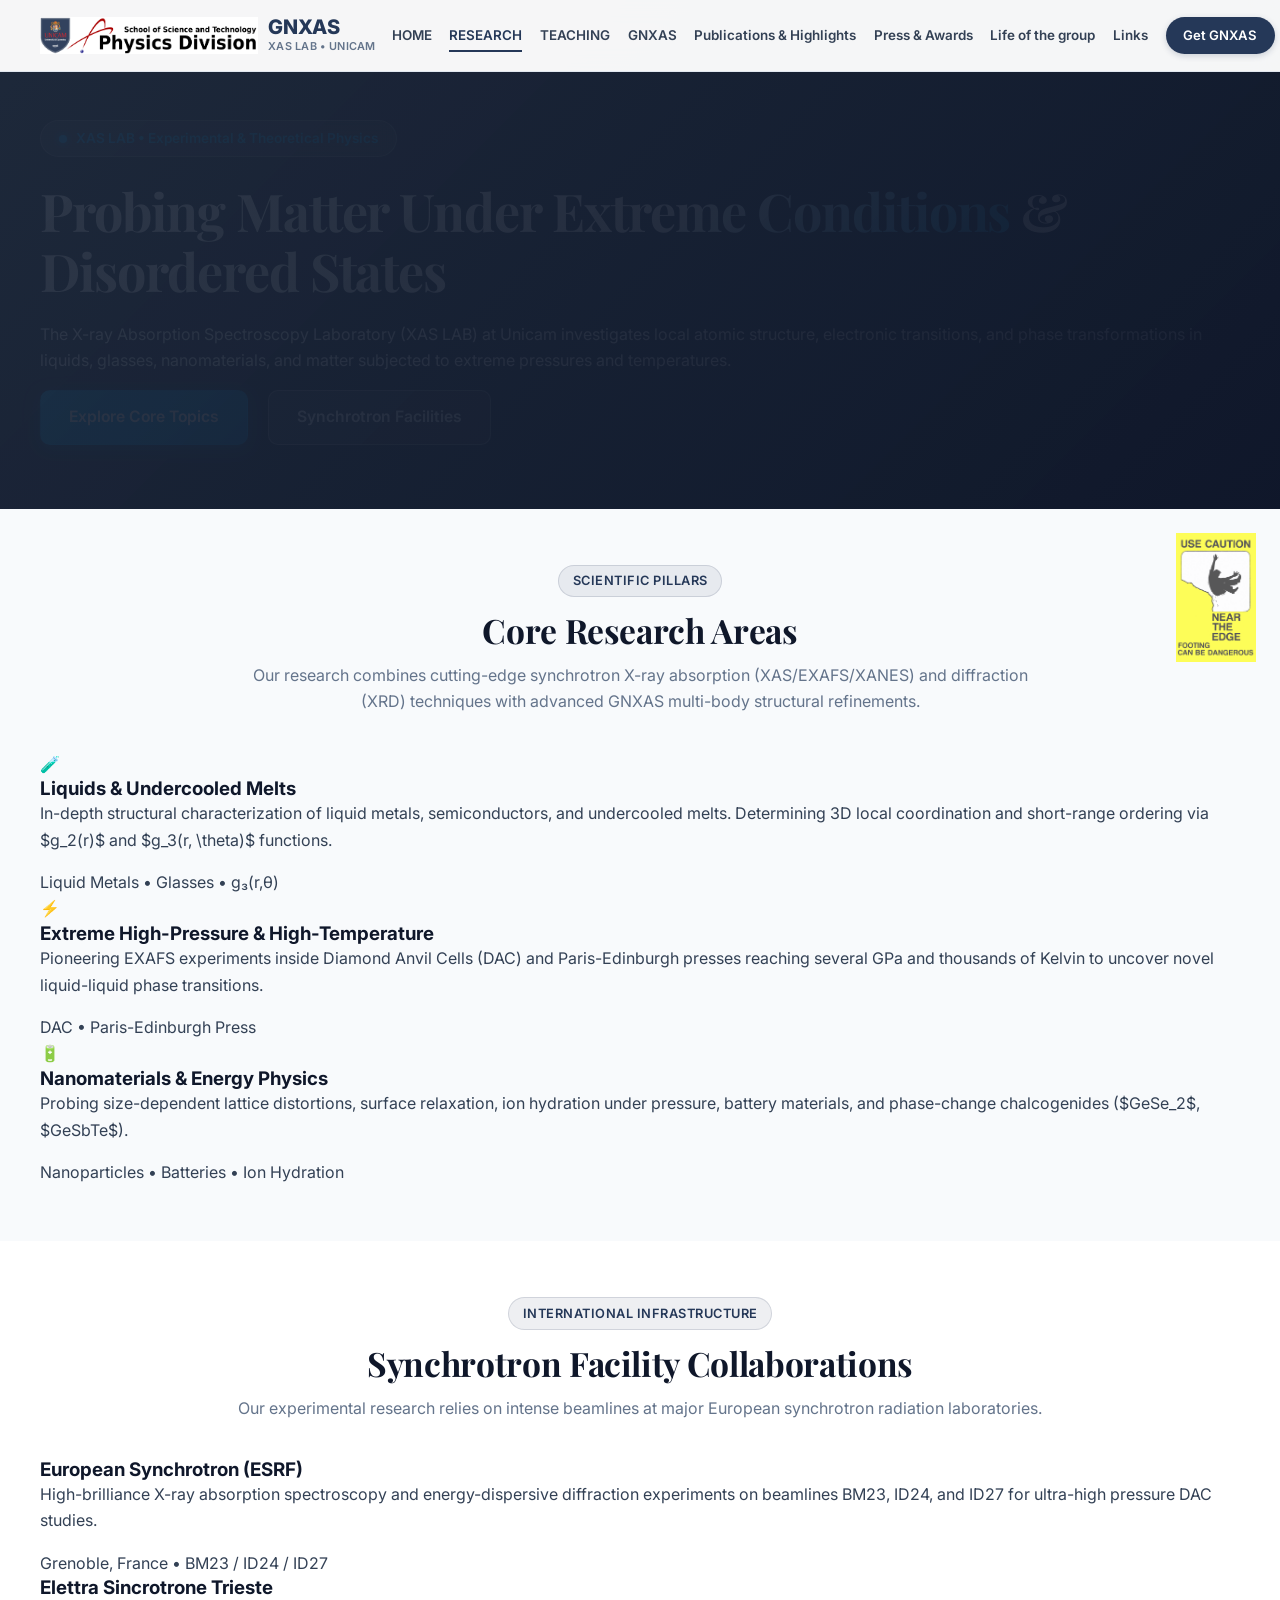
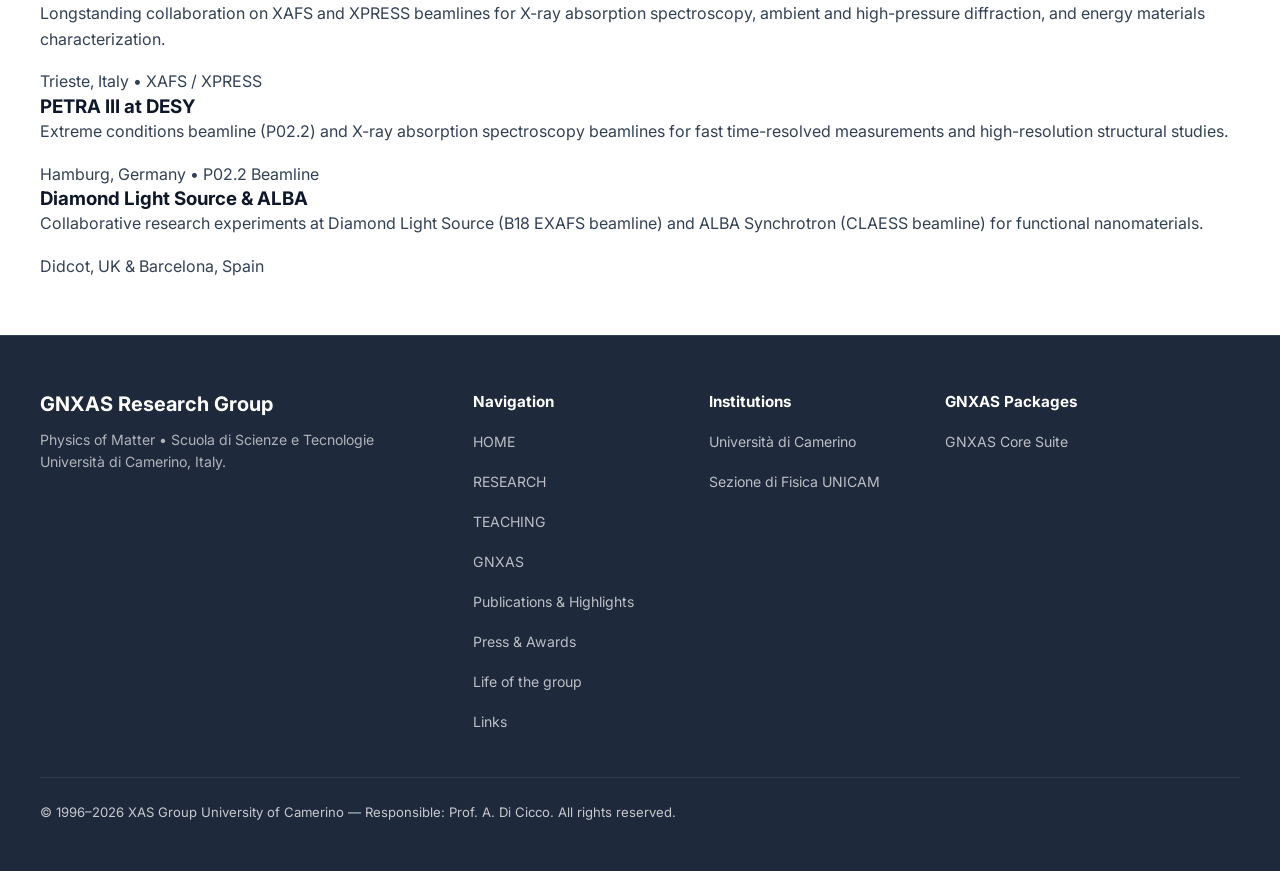
<file: research.html>
<!DOCTYPE html>
<html lang="en">
<head>
  <meta charset="UTF-8">
  <meta name="viewport" content="width=device-width, initial-scale=1.0">
  <title>Research Activities | GNXAS Research Group - Università di Camerino</title>

  <!-- SEO & Academic Metadata -->
  <meta name="description" content="Research activities of the X-ray Absorption Spectroscopy Laboratory (XAS LAB) & GNXAS group at the University of Camerino. Extreme conditions, high pressure, liquid physics, nanomaterials, and synchrotron experiments.">
  <meta name="keywords" content="GNXAS Research, XAS LAB, EXAFS High Pressure, Liquid Metals, Synchrotron Radiation, ESRF, Elettra, Diamond Anvil Cell, UNICAM Physics">
  <meta name="author" content="Research Group in Physics of Matter - Università di Camerino">

  <!-- Favicon -->
  <link rel="icon" href="data:image/svg+xml,<svg xmlns=%22http://www.w3.org/2000/svg%22 viewBox=%220 0 100 100%22><text y=%22.9em%22 font-size=%2290%22>⚛️</text></svg>">

  <!-- Google Fonts -->
  <link rel="preconnect" href="https://fonts.googleapis.com">
  <link rel="preconnect" href="https://fonts.gstatic.com" crossorigin>
  <link href="https://fonts.googleapis.com/css2?family=Inter:wght@300;400;500;600;700;800&family=JetBrains+Mono:wght@400;500;600&family=Playfair+Display:ital,wght@0,600;0,700;0,800;1,600&display=swap" rel="stylesheet">

  <!-- Main Stylesheet -->
  <link rel="stylesheet" href="style.css">
</head>
<body>

  <!-- ==========================================
       1. TOP HEADER & NAVIGATION BAR
       ========================================== -->
  <header class="header" id="header">
    <div class="container navbar">
      <a href="index.html" class="brand" aria-label="GNXAS Research Group Home">
        <img src="assets/logo_PhysicsDivision_mr.png" alt="UNICAM Physics Division Logo" class="header-physics-logo">
        <div class="brand-text">
          <span class="brand-title">GNXAS</span>
          <span class="brand-subtitle">XAS LAB • UNICAM</span>
        </div>
      </a>

      <!-- Navigation Links Matching Original Menu Structure -->
      <nav class="nav-menu" id="nav-menu">
        <a href="index.html" class="nav-link">HOME</a>
        <a href="research.html" class="nav-link active">RESEARCH</a>
        <a href="teaching.html" class="nav-link">TEACHING</a>
        <a href="gnxas.html" class="nav-link">GNXAS</a>
        <a href="publications.html" class="nav-link">Publications & Highlights</a>
        <a href="press.html" class="nav-link">Press & Awards</a>
        <a href="life.html" class="nav-link">Life of the group</a>
        <a href="links.html" class="nav-link">Links</a>
        <a href="gnxas.html#software" class="nav-cta-btn">Get GNXAS</a>
      </nav>

      <!-- Hamburger Button (Mobile) -->
      <button class="hamburger" id="hamburger" aria-label="Toggle navigation menu">
        <span></span>
        <span></span>
        <span></span>
      </button>
    </div>
  </header>

  <main>
    <!-- ==========================================
         2. RESEARCH HERO BANNER
         ========================================== -->
    <section class="hero" style="padding-bottom: 4rem;">
      <div class="hero-gradient-overlay"></div>
      <div class="container">
        <div class="hero-container-clean">
          <div class="hero-tag">
            <span class="hero-tag-dot"></span>
            XAS LAB • Experimental & Theoretical Physics
          </div>

          <h1 class="hero-title">
            Probing Matter Under <span>Extreme Conditions</span> & Disordered States
          </h1>

          <p class="hero-description">
            The X-ray Absorption Spectroscopy Laboratory (XAS LAB) at Unicam investigates local atomic structure, electronic transitions, and phase transformations in liquids, glasses, nanomaterials, and matter subjected to extreme pressures and temperatures.
          </p>

          <div class="hero-actions">
            <a href="#topics" class="btn btn-primary">Explore Core Topics</a>
            <a href="#facilities" class="btn btn-outline-light">Synchrotron Facilities</a>
          </div>
        </div>
      </div>
    </section>

    <!-- ==========================================
         3. CORE RESEARCH TOPICS SECTION
         ========================================== -->
    <section class="method-section" id="topics">
      <!-- Corner Yellow Atomic Structure Accent -->
      <img src="assets/nedge_yel.gif" alt="Atomic Structure Accent" class="corner-yellow-graphic">

      <div class="container">
        <div class="section-header">
          <span class="section-badge">Scientific Pillars</span>
          <h2 class="section-title">Core Research Areas</h2>
          <p class="section-subtitle">
            Our research combines cutting-edge synchrotron X-ray absorption (XAS/EXAFS/XANES) and diffraction (XRD) techniques with advanced GNXAS multi-body structural refinements.
          </p>
        </div>

        <div class="grid-cards">
          <!-- Topic 1 -->
          <div class="card-item">
            <div class="card-icon">🧪</div>
            <h3>Liquids & Undercooled Melts</h3>
            <p>
              In-depth structural characterization of liquid metals, semiconductors, and undercooled melts. Determining 3D local coordination and short-range ordering via $g_2(r)$ and $g_3(r, \theta)$ functions.
            </p>
            <span class="card-meta">Liquid Metals • Glasses • g₃(r,θ)</span>
          </div>

          <!-- Topic 2 -->
          <div class="card-item">
            <div class="card-icon">⚡</div>
            <h3>Extreme High-Pressure & High-Temperature</h3>
            <p>
              Pioneering EXAFS experiments inside Diamond Anvil Cells (DAC) and Paris-Edinburgh presses reaching several GPa and thousands of Kelvin to uncover novel liquid-liquid phase transitions.
            </p>
            <span class="card-meta">DAC • Paris-Edinburgh Press</span>
          </div>

          <!-- Topic 3 -->
          <div class="card-item">
            <div class="card-icon">🔋</div>
            <h3>Nanomaterials & Energy Physics</h3>
            <p>
              Probing size-dependent lattice distortions, surface relaxation, ion hydration under pressure, battery materials, and phase-change chalcogenides ($GeSe_2$, $GeSbTe$).
            </p>
            <span class="card-meta">Nanoparticles • Batteries • Ion Hydration</span>
          </div>
        </div>
      </div>
    </section>

    <!-- ==========================================
         4. SYNCHROTRON FACILITIES & COLLABORATIONS
         ========================================== -->
    <section style="background-color: var(--bg-card);" id="facilities">
      <div class="container">
        <div class="section-header">
          <span class="section-badge">International Infrastructure</span>
          <h2 class="section-title">Synchrotron Facility Collaborations</h2>
          <p class="section-subtitle">
            Our experimental research relies on intense beamlines at major European synchrotron radiation laboratories.
          </p>
        </div>

        <div class="grid-cards">
          <!-- Facility 1: ESRF -->
          <div class="card-item">
            <h3>European Synchrotron (ESRF)</h3>
            <p>
              High-brilliance X-ray absorption spectroscopy and energy-dispersive diffraction experiments on beamlines BM23, ID24, and ID27 for ultra-high pressure DAC studies.
            </p>
            <span class="card-meta">Grenoble, France • BM23 / ID24 / ID27</span>
          </div>

          <!-- Facility 2: Elettra -->
          <div class="card-item">
            <h3>Elettra Sincrotrone Trieste</h3>
            <p>
              Longstanding collaboration on XAFS and XPRESS beamlines for X-ray absorption spectroscopy, ambient and high-pressure diffraction, and energy materials characterization.
            </p>
            <span class="card-meta">Trieste, Italy • XAFS / XPRESS</span>
          </div>

          <!-- Facility 3: DESY / PETRA III -->
          <div class="card-item">
            <h3>PETRA III at DESY</h3>
            <p>
              Extreme conditions beamline (P02.2) and X-ray absorption spectroscopy beamlines for fast time-resolved measurements and high-resolution structural studies.
            </p>
            <span class="card-meta">Hamburg, Germany • P02.2 Beamline</span>
          </div>

          <!-- Facility 4: Diamond & ALBA -->
          <div class="card-item">
            <h3>Diamond Light Source & ALBA</h3>
            <p>
              Collaborative research experiments at Diamond Light Source (B18 EXAFS beamline) and ALBA Synchrotron (CLAESS beamline) for functional nanomaterials.
            </p>
            <span class="card-meta">Didcot, UK & Barcelona, Spain</span>
          </div>
        </div>
      </div>
    </section>
  </main>

  <!-- FOOTER -->
  <footer class="footer">
    <div class="container">
      <div class="footer-grid">
        <div class="footer-brand">
          <h3>GNXAS Research Group</h3>
          <p>
            Physics of Matter • Scuola di Scienze e Tecnologie<br>
            Università di Camerino, Italy.
          </p>
        </div>

        <div class="footer-col">
          <h4>Navigation</h4>
          <div class="footer-links">
            <a href="index.html">HOME</a>
            <a href="research.html">RESEARCH</a>
            <a href="teaching.html">TEACHING</a>
            <a href="gnxas.html">GNXAS</a>
            <a href="publications.html">Publications & Highlights</a>
            <a href="press.html">Press & Awards</a>
            <a href="life.html">Life of the group</a>
            <a href="links.html">Links</a>
          </div>
        </div>

        <div class="footer-col">
          <h4>Institutions</h4>
          <div class="footer-links">
            <a href="https://www.unicam.it" target="_blank" rel="noopener">Università di Camerino</a>
            <a href="https://fisica.unicam.it/" target="_blank" rel="noopener">Sezione di Fisica UNICAM</a>
          </div>
        </div>

        <div class="footer-col">
          <h4>GNXAS Packages</h4>
          <div class="footer-links">
            <a href="gnxas.html#software">GNXAS Core Suite</a>
          </div>
        </div>
      </div>

      <div class="footer-bottom">
        <p>&copy; 1996–2026 XAS Group University of Camerino — Responsible: Prof. A. Di Cicco. All rights reserved.</p>
      </div>
    </div>
  </footer>

  <script>
    const hamburger = document.getElementById('hamburger');
    const navMenu = document.getElementById('nav-menu');
    hamburger.addEventListener('click', () => {
      hamburger.classList.toggle('open');
      navMenu.classList.toggle('active');
    });
  </script>
</body>
</html>
</file>
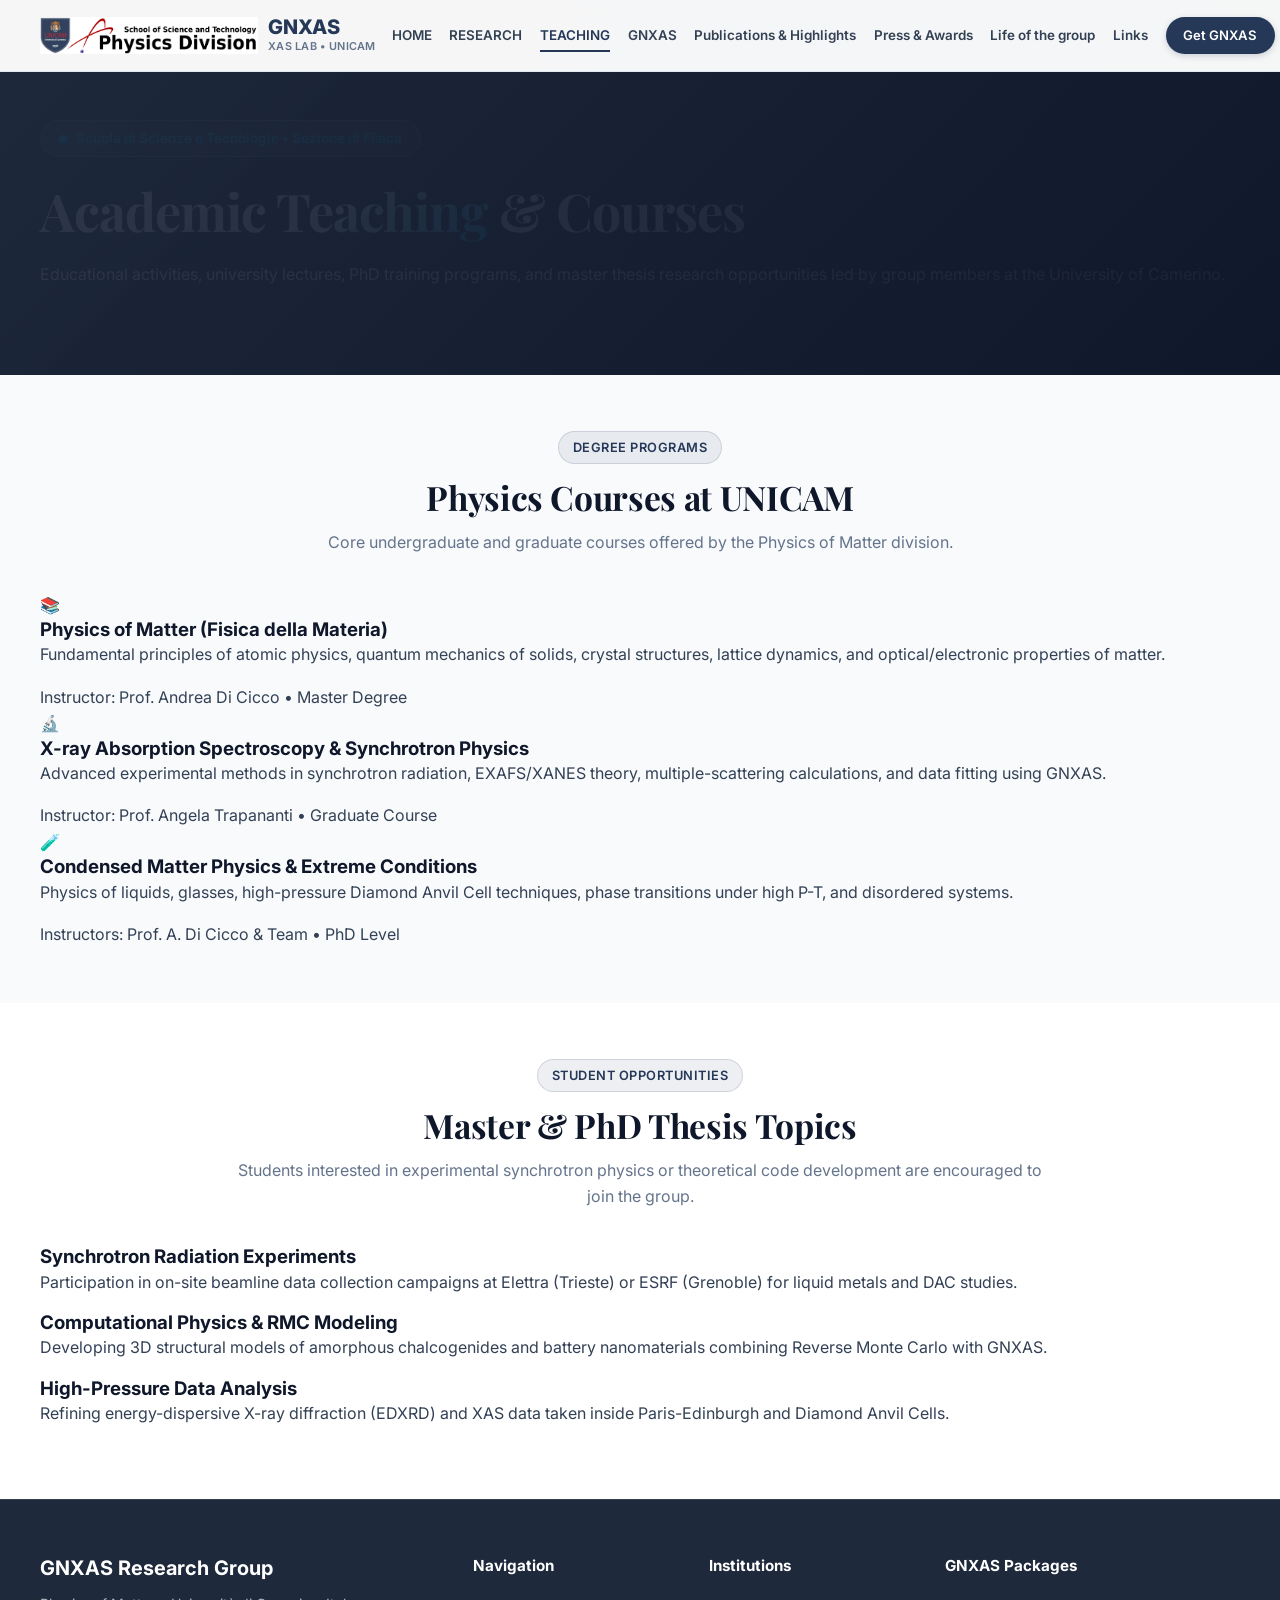
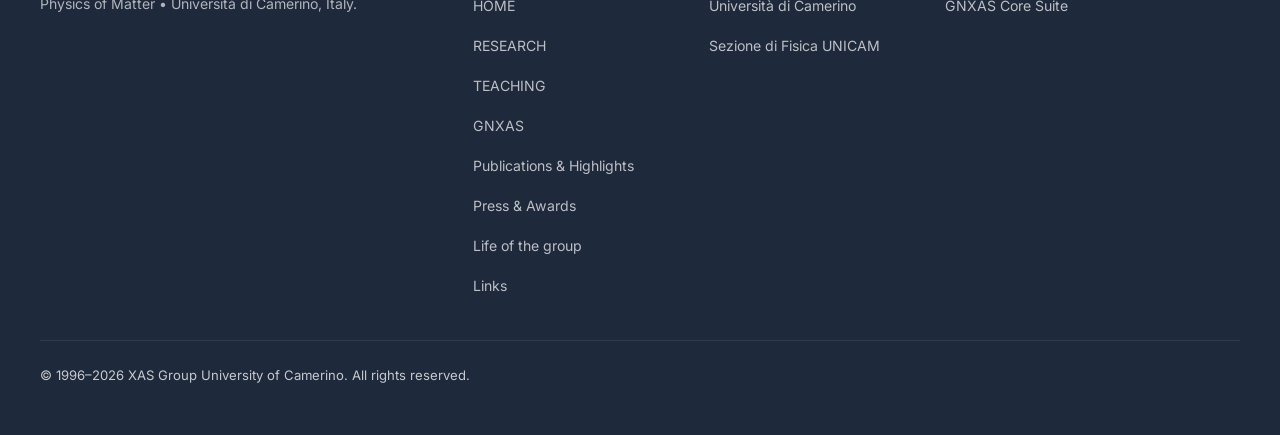
<file: teaching.html>
<!DOCTYPE html>
<html lang="en">
<head>
  <meta charset="UTF-8">
  <meta name="viewport" content="width=device-width, initial-scale=1.0">
  <title>Teaching & Academic Courses | GNXAS - Università di Camerino</title>

  <meta name="description" content="Academic courses, teaching activities, PhD schools, and student thesis opportunities in Physics of Matter at the University of Camerino (UNICAM).">
  <meta name="keywords" content="UNICAM Teaching, Physics of Matter Courses, Andrea Di Cicco Teaching, XAS PhD School, Physics Degree Camerino">
  <meta name="author" content="GNXAS Research Group - Università di Camerino">

  <link rel="icon" href="data:image/svg+xml,<svg xmlns=%22http://www.w3.org/2000/svg%22 viewBox=%220 0 100 100%22><text y=%22.9em%22 font-size=%2290%22>⚛️</text></svg>">
  <link rel="preconnect" href="https://fonts.googleapis.com">
  <link rel="preconnect" href="https://fonts.gstatic.com" crossorigin>
  <link href="https://fonts.googleapis.com/css2?family=Inter:wght@300;400;500;600;700;800&family=JetBrains+Mono:wght@400;500;600&family=Playfair+Display:ital,wght@0,600;0,700;0,800;1,600&display=swap" rel="stylesheet">
  <link rel="stylesheet" href="style.css">
</head>
<body>

  <!-- HEADER & NAVBAR -->
  <header class="header" id="header">
    <div class="container navbar">
      <a href="index.html" class="brand" aria-label="GNXAS Research Group Home">
        <img src="assets/logo_PhysicsDivision_mr.png" alt="UNICAM Physics Division Logo" class="header-physics-logo">
        <div class="brand-text">
          <span class="brand-title">GNXAS</span>
          <span class="brand-subtitle">XAS LAB • UNICAM</span>
        </div>
      </a>

      <nav class="nav-menu" id="nav-menu">
        <a href="index.html" class="nav-link">HOME</a>
        <a href="research.html" class="nav-link">RESEARCH</a>
        <a href="teaching.html" class="nav-link active">TEACHING</a>
        <a href="gnxas.html" class="nav-link">GNXAS</a>
        <a href="publications.html" class="nav-link">Publications & Highlights</a>
        <a href="press.html" class="nav-link">Press & Awards</a>
        <a href="life.html" class="nav-link">Life of the group</a>
        <a href="links.html" class="nav-link">Links</a>
        <a href="gnxas.html#software" class="nav-cta-btn">Get GNXAS</a>
      </nav>

      <button class="hamburger" id="hamburger" aria-label="Toggle navigation menu">
        <span></span>
        <span></span>
        <span></span>
      </button>
    </div>
  </header>

  <main>
    <!-- HERO SECTION -->
    <section class="hero">
      <div class="hero-gradient-overlay"></div>
      <div class="container">
        <div class="hero-container-clean">
          <div class="hero-tag">
            <span class="hero-tag-dot"></span>
            Scuola di Scienze e Tecnologie • Sezione di Fisica
          </div>
          <h1 class="hero-title">Academic <span>Teaching</span> & Courses</h1>
          <p class="hero-description">
            Educational activities, university lectures, PhD training programs, and master thesis research opportunities led by group members at the University of Camerino.
          </p>
        </div>
      </div>
    </section>

    <!-- COURSES SECTION -->
    <section>
      <div class="container">
        <div class="section-header">
          <span class="section-badge">Degree Programs</span>
          <h2 class="section-title">Physics Courses at UNICAM</h2>
          <p class="section-subtitle">Core undergraduate and graduate courses offered by the Physics of Matter division.</p>
        </div>

        <div class="grid-cards">
          <!-- Course 1 -->
          <div class="card-item">
            <div class="card-icon">📚</div>
            <h3>Physics of Matter (Fisica della Materia)</h3>
            <p>Fundamental principles of atomic physics, quantum mechanics of solids, crystal structures, lattice dynamics, and optical/electronic properties of matter.</p>
            <span class="card-meta">Instructor: Prof. Andrea Di Cicco • Master Degree</span>
          </div>

          <!-- Course 2 -->
          <div class="card-item">
            <div class="card-icon">🔬</div>
            <h3>X-ray Absorption Spectroscopy & Synchrotron Physics</h3>
            <p>Advanced experimental methods in synchrotron radiation, EXAFS/XANES theory, multiple-scattering calculations, and data fitting using GNXAS.</p>
            <span class="card-meta">Instructor: Prof. Angela Trapananti • Graduate Course</span>
          </div>

          <!-- Course 3 -->
          <div class="card-item">
            <div class="card-icon">🧪</div>
            <h3>Condensed Matter Physics & Extreme Conditions</h3>
            <p>Physics of liquids, glasses, high-pressure Diamond Anvil Cell techniques, phase transitions under high P-T, and disordered systems.</p>
            <span class="card-meta">Instructors: Prof. A. Di Cicco & Team • PhD Level</span>
          </div>
        </div>
      </div>
    </section>

    <!-- THESIS OPPORTUNITIES SECTION -->
    <section style="background-color: var(--bg-card);">
      <div class="container">
        <div class="section-header">
          <span class="section-badge">Student Opportunities</span>
          <h2 class="section-title">Master & PhD Thesis Topics</h2>
          <p class="section-subtitle">Students interested in experimental synchrotron physics or theoretical code development are encouraged to join the group.</p>
        </div>

        <div class="grid-cards">
          <div class="card-item">
            <h3>Synchrotron Radiation Experiments</h3>
            <p>Participation in on-site beamline data collection campaigns at Elettra (Trieste) or ESRF (Grenoble) for liquid metals and DAC studies.</p>
          </div>
          <div class="card-item">
            <h3>Computational Physics & RMC Modeling</h3>
            <p>Developing 3D structural models of amorphous chalcogenides and battery nanomaterials combining Reverse Monte Carlo with GNXAS.</p>
          </div>
          <div class="card-item">
            <h3>High-Pressure Data Analysis</h3>
            <p>Refining energy-dispersive X-ray diffraction (EDXRD) and XAS data taken inside Paris-Edinburgh and Diamond Anvil Cells.</p>
          </div>
        </div>
      </div>
    </section>
  </main>

  <!-- FOOTER -->
  <footer class="footer">
    <div class="container">
      <div class="footer-grid">
        <div class="footer-brand">
          <h3>GNXAS Research Group</h3>
          <p>Physics of Matter • Università di Camerino, Italy.</p>
        </div>
        <div class="footer-col">
          <h4>Navigation</h4>
          <div class="footer-links">
            <a href="index.html">HOME</a>
            <a href="research.html">RESEARCH</a>
            <a href="teaching.html">TEACHING</a>
            <a href="gnxas.html">GNXAS</a>
            <a href="publications.html">Publications & Highlights</a>
            <a href="press.html">Press & Awards</a>
            <a href="life.html">Life of the group</a>
            <a href="links.html">Links</a>
          </div>
        </div>
        <div class="footer-col">
          <h4>Institutions</h4>
          <div class="footer-links">
            <a href="https://www.unicam.it" target="_blank" rel="noopener">Università di Camerino</a>
            <a href="https://fisica.unicam.it/" target="_blank" rel="noopener">Sezione di Fisica UNICAM</a>
          </div>
        </div>
        <div class="footer-col">
          <h4>GNXAS Packages</h4>
          <div class="footer-links">
            <a href="gnxas.html#software">GNXAS Core Suite</a>
          </div>
        </div>
      </div>
      <div class="footer-bottom">
        <p>&copy; 1996–2026 XAS Group University of Camerino. All rights reserved.</p>
      </div>
    </div>
  </footer>

  <script>
    const hamburger = document.getElementById('hamburger');
    const navMenu = document.getElementById('nav-menu');
    hamburger.addEventListener('click', () => {
      hamburger.classList.toggle('open');
      navMenu.classList.toggle('active');
    });
  </script>
</body>
</html>
</file>
<file: style.css>
/* ==========================================================================
   GNXAS - EXAFS & Multiple-Scattering Software Suite
   Official University of Camerino & University of L'Aquila Scientific Portal
   ========================================================================== */

/* --------------------------------------------------------------------------
   1. CSS Custom Properties & Design Tokens (Soft Slate Academic Palette)
   -------------------------------------------------------------------------- */
:root {
  /* Soft Slate Academic Palette */
  --primary-navy: #253858;      /* Soft slate academic navy */
  --primary-dark: #1e293b;      /* Muted slate dark for hero & footer */
  --primary-blue: #3b82f6;      /* Muted vivid blue */
  --accent-cyan:  #0ea5e9;      /* Sky cyan accent */
  --accent-teal:  #0d9488;      /* Soft teal badge */
  --accent-amber: #d97706;      /* Soft gold/amber accent */
  --red-book:     #991b1b;      /* Red-Book handbook accent */

  /* Neutral Backgrounds & Surfaces */
  --bg-page:      #f8fafc;      /* Clean off-white background */
  --bg-card:      #ffffff;      /* Pure white card container */
  --bg-muted:     #f1f5f9;      /* Light gray muted container */
  --border-color: #e2e8f0;      /* Crisp border */
  --border-hover: #cbd5e1;

  /* Typography Colors */
  --text-main:    #334155;      /* High legibility slate text */
  --text-heading: #0f172a;      /* Dark slate heading */
  --text-muted:   #64748b;      /* Subtitle text */
  --text-light:   #94a3b8;
  --white:        #ffffff;

  /* Fonts */
  --font-sans: 'Inter', -apple-system, BlinkMacSystemFont, 'Segoe UI', Roboto, sans-serif;
  --font-serif: 'Playfair Display', Georgia, serif;
  --font-mono: 'JetBrains Mono', 'Fira Code', 'Consolas', monospace;

  /* Elevation Shadows */
  --shadow-sm: 0 1px 3px rgba(15, 23, 42, 0.05);
  --shadow-md: 0 4px 14px rgba(15, 23, 42, 0.08);
  --shadow-lg: 0 10px 30px rgba(15, 23, 42, 0.12);
  --shadow-hover: 0 14px 36px rgba(37, 56, 88, 0.14);

  /* Border Radii */
  --radius-sm: 6px;
  --radius-md: 10px;
  --radius-lg: 16px;
  --radius-xl: 24px;
  --radius-full: 9999px;

  /* Transitions */
  --transition-fast: 0.15s ease;
  --transition-normal: 0.25s ease;
  --transition-slow: 0.4s cubic-bezier(0.16, 1, 0.3, 1);

  /* Layout Dimensions */
  --header-height: 72px;
  --max-width: 1240px;
}

/* --------------------------------------------------------------------------
   2. Reset & Core Base Styles
   -------------------------------------------------------------------------- */
*, *::before, *::after {
  box-sizing: border-box;
  margin: 0;
  padding: 0;
}

html {
  scroll-behavior: smooth;
  font-size: 16px;
  -webkit-text-size-adjust: 100%;
}

body {
  font-family: var(--font-sans);
  color: var(--text-main);
  background-color: var(--bg-page);
  line-height: 1.65;
  overflow-x: hidden;
}

h1, h2, h3, h4, h5, h6 {
  color: var(--text-heading);
  font-family: var(--font-serif);
  line-height: 1.25;
  font-weight: 700;
}

h3, h4, h5, h6 {
  font-family: var(--font-sans);
}

p {
  margin-bottom: 1rem;
}

a {
  color: var(--primary-blue);
  text-decoration: none;
  transition: color var(--transition-fast);
}

a:hover {
  color: var(--primary-navy);
}

ul {
  list-style: none;
}

code, pre {
  font-family: var(--font-mono);
}

.container {
  width: 100%;
  max-width: var(--max-width);
  margin: 0 auto;
  padding: 0 1.25rem;
}

section {
  padding: 3.5rem 0;
  position: relative;
}

.section-header {
  text-align: center;
  max-width: 820px;
  margin: 0 auto 2.25rem auto;
}

.section-badge {
  display: inline-flex;
  align-items: center;
  gap: 0.5rem;
  padding: 0.3rem 0.85rem;
  background-color: rgba(37, 56, 88, 0.08);
  color: var(--primary-navy);
  border-radius: var(--radius-full);
  font-size: 0.8rem;
  font-weight: 600;
  letter-spacing: 0.5px;
  text-transform: uppercase;
  margin-bottom: 0.75rem;
  border: 1px solid rgba(37, 56, 88, 0.15);
}

.section-title {
  font-size: 2.1rem;
  color: var(--text-heading);
  margin-bottom: 0.75rem;
  letter-spacing: -0.01em;
}

.section-subtitle {
  font-size: 1rem;
  color: var(--text-muted);
  line-height: 1.6;
}

/* Corner Yellow Atomic Graphic Accent */
.corner-yellow-graphic {
  position: absolute;
  top: 1.5rem;
  right: 1.5rem;
  width: 80px;
  height: auto;
  opacity: 0.65;
  pointer-events: none;
  transition: opacity var(--transition-normal);
  z-index: 1;
}

.corner-yellow-graphic:hover {
  opacity: 1;
}

/* --------------------------------------------------------------------------
   3. Single-Page Sticky Navigation Header
   -------------------------------------------------------------------------- */
.header {
  position: fixed;
  top: 0;
  left: 0;
  right: 0;
  height: var(--header-height);
  background-color: rgba(255, 255, 255, 0.96);
  backdrop-filter: blur(12px);
  -webkit-backdrop-filter: blur(12px);
  border-bottom: 1px solid var(--border-color);
  z-index: 1000;
  transition: all var(--transition-normal);
}

.header.scrolled {
  background-color: rgba(255, 255, 255, 0.98);
  box-shadow: var(--shadow-sm);
  height: 64px;
}

.navbar {
  display: flex;
  align-items: center;
  justify-content: space-between;
  height: 100%;
  gap: 1rem;
}

.brand {
  display: flex;
  align-items: center;
  gap: 0.65rem;
  text-decoration: none;
  flex-shrink: 0;
}

.header-physics-logo {
  height: 38px;
  width: auto;
  object-fit: contain;
}

.brand-text {
  display: flex;
  flex-direction: column;
}

.brand-title {
  font-size: 1.25rem;
  font-weight: 800;
  color: var(--primary-navy);
  line-height: 1.1;
  letter-spacing: -0.01em;
}

.brand-subtitle {
  font-size: 0.68rem;
  color: var(--text-muted);
  font-weight: 600;
  text-transform: uppercase;
  letter-spacing: 0.3px;
  white-space: nowrap;
}

.nav-menu {
  display: flex;
  align-items: center;
  gap: 1.1rem;
  flex-shrink: 0;
}

.nav-link {
  font-size: 0.84rem;
  font-weight: 600;
  color: var(--text-main);
  padding: 0.35rem 0;
  position: relative;
  white-space: nowrap;
}

.nav-link::after {
  content: '';
  position: absolute;
  bottom: 0;
  left: 0;
  width: 0%;
  height: 2px;
  background-color: var(--primary-navy);
  transition: width var(--transition-normal);
}

.nav-link:hover {
  color: var(--primary-navy);
}

.nav-link:hover::after,
.nav-link.active::after {
  width: 100%;
}

.nav-link.active {
  color: var(--primary-navy);
}

.nav-cta-btn {
  padding: 0.45rem 1.1rem;
  background-color: var(--primary-navy);
  color: var(--white);
  border-radius: var(--radius-full);
  font-size: 0.82rem;
  font-weight: 600;
  white-space: nowrap;
  transition: all var(--transition-normal);
  box-shadow: 0 2px 6px rgba(37, 56, 88, 0.2);
}

.nav-cta-btn:hover {
  background-color: #1a273e;
  color: var(--white);
  transform: translateY(-1px);
  box-shadow: 0 4px 12px rgba(37, 56, 88, 0.3);
}

/* Hamburger Toggle (Mobile) */
.hamburger {
  display: none;
  flex-direction: column;
  justify-content: space-between;
  width: 32px;
  height: 22px;
  background: transparent;
  border: none;
  cursor: pointer;
  padding: 2px;
  z-index: 1001;
}

.hamburger span {
  width: 100%;
  height: 2.5px;
  background-color: var(--text-heading);
  border-radius: 2px;
  transition: all var(--transition-normal);
  transform-origin: left center;
}

.hamburger.open span:nth-child(1) {
  transform: rotate(45deg) translate(3px, -1px);
}

.hamburger.open span:nth-child(2) {
  opacity: 0;
  width: 0;
}

.hamburger.open span:nth-child(3) {
  transform: rotate(-45deg) translate(3px, 1px);
}

/* --------------------------------------------------------------------------
   4. Hero & Overview Section (#intro)
   -------------------------------------------------------------------------- */
.hero {
  padding-top: calc(var(--header-height) + 3rem);
  padding-bottom: 4.5rem;
  background-color: var(--primary-dark);
  color: var(--white);
  position: relative;
  overflow: hidden;
}

.hero-full-gnxas-bg {
  position: absolute;
  top: 0;
  left: 0;
  width: 100%;
  height: 100%;
  object-fit: cover;
  object-position: center;
  opacity: 0.18;
  pointer-events: none;
  z-index: 1;
}

.hero-gradient-overlay {
  position: absolute;
  top: 0;
  left: 0;
  right: 0;
  bottom: 0;
  background: linear-gradient(135deg, rgba(30, 41, 59, 0.92) 0%, rgba(15, 23, 42, 0.96) 100%);
  z-index: 2;
  pointer-events: none;
}

.hero-container {
  position: relative;
  z-index: 3;
  max-width: 1050px;
}

.hero-tag {
  display: inline-flex;
  align-items: center;
  gap: 0.6rem;
  padding: 0.4rem 1.1rem;
  background: rgba(255, 255, 255, 0.12);
  border: 1px solid rgba(255, 255, 255, 0.22);
  border-radius: var(--radius-full);
  font-size: 0.85rem;
  color: var(--accent-cyan);
  font-weight: 600;
  margin-bottom: 1.5rem;
  backdrop-filter: blur(8px);
}

.hero-tag-dot {
  width: 8px;
  height: 8px;
  background-color: var(--accent-cyan);
  border-radius: 50%;
  box-shadow: 0 0 8px var(--accent-cyan);
}

.hero-title {
  font-size: 3.25rem;
  color: var(--white);
  line-height: 1.15;
  margin-bottom: 1.25rem;
  letter-spacing: -0.02em;
}

.hero-title span {
  background: linear-gradient(135deg, var(--white) 30%, var(--accent-cyan) 100%);
  -webkit-background-clip: text;
  -webkit-text-fill-color: transparent;
}

.hero-lead-text {
  font-size: 1.18rem;
  color: rgba(255, 255, 255, 0.95);
  line-height: 1.75;
  margin-bottom: 2rem;
  text-shadow: 0 1px 3px rgba(0, 0, 0, 0.4);
}

.hero-characteristics-box {
  background: rgba(15, 23, 42, 0.65);
  border: 1px solid rgba(255, 255, 255, 0.15);
  border-radius: var(--radius-xl);
  padding: 1.5rem 2rem;
  margin-bottom: 2.25rem;
  backdrop-filter: blur(10px);
}

.characteristics-header-toggle {
  display: flex;
  align-items: center;
  justify-content: space-between;
  cursor: pointer;
  user-select: none;
  padding: 0.25rem 0;
}

.toggle-arrow-btn {
  font-size: 0.82rem;
  font-weight: 600;
  color: var(--accent-cyan);
  background: rgba(14, 165, 233, 0.15);
  border: 1px solid rgba(14, 165, 233, 0.3);
  padding: 0.35rem 0.85rem;
  border-radius: var(--radius-full);
  transition: all var(--transition-fast);
}

.characteristics-header-toggle:hover .toggle-arrow-btn {
  background: var(--accent-cyan);
  color: var(--white);
}

.characteristics-collapsible-content {
  display: none;
  overflow: hidden;
}

.characteristics-collapsible-content.open {
  display: block;
  animation: fadeIn 0.35s ease;
}

.characteristics-list {
  display: grid;
  grid-template-columns: repeat(auto-fit, minmax(310px, 1fr));
  gap: 1.25rem;
}

.char-item {
  display: flex;
  align-items: flex-start;
  gap: 0.75rem;
  font-size: 0.92rem;
  color: rgba(255, 255, 255, 0.9);
  line-height: 1.6;
}

.char-bullet {
  width: 22px;
  height: 22px;
  border-radius: 50%;
  background: rgba(14, 165, 233, 0.2);
  color: var(--accent-cyan);
  display: flex;
  align-items: center;
  justify-content: center;
  font-size: 0.75rem;
  flex-shrink: 0;
  margin-top: 0.15rem;
  border: 1px solid rgba(14, 165, 233, 0.4);
}

.fitting-subpoints-grid {
  grid-column: 1 / -1;
  background: rgba(255, 255, 255, 0.05);
  border: 1px solid rgba(255, 255, 255, 0.1);
  border-radius: var(--radius-lg);
  padding: 1.25rem 1.5rem;
  margin-top: 0.5rem;
}

.fitting-subpoints-title {
  font-size: 0.88rem;
  font-weight: 700;
  color: var(--white);
  margin-bottom: 0.85rem;
}

.fitting-subpoints-list {
  display: grid;
  grid-template-columns: repeat(auto-fit, minmax(280px, 1fr));
  gap: 0.75rem 1.25rem;
}

.fitting-subitem {
  font-size: 0.86rem;
  color: rgba(255, 255, 255, 0.85);
  line-height: 1.5;
  display: flex;
  align-items: flex-start;
  gap: 0.5rem;
}

.fitting-subitem::before {
  content: '✦';
  color: var(--accent-cyan);
  font-size: 0.75rem;
  flex-shrink: 0;
  margin-top: 0.15rem;
}

.hero-funding-bar {
  display: flex;
  align-items: center;
  gap: 1.25rem;
  flex-wrap: wrap;
  padding: 1rem 1.5rem;
  background: rgba(255, 255, 255, 0.08);
  border: 1px solid rgba(255, 255, 255, 0.15);
  border-radius: var(--radius-lg);
  margin-bottom: 2.25rem;
  font-size: 0.88rem;
  color: rgba(255, 255, 255, 0.85);
}

.hero-funding-badge {
  font-weight: 700;
  color: var(--accent-cyan);
  text-transform: uppercase;
  font-size: 0.78rem;
  letter-spacing: 0.5px;
}

.hero-releases-bar {
  display: flex;
  align-items: center;
  gap: 0.85rem;
  flex-wrap: wrap;
  margin-bottom: 2.25rem;
  background: rgba(0, 0, 0, 0.25);
  border: 1px solid rgba(255, 255, 255, 0.12);
  padding: 0.75rem 1.25rem;
  border-radius: var(--radius-md);
  width: fit-content;
}

.release-badge-title {
  font-size: 0.82rem;
  font-weight: 700;
  text-transform: uppercase;
  color: rgba(255, 255, 255, 0.7);
  letter-spacing: 0.5px;
}

.release-pill {
  font-family: var(--font-mono);
  font-size: 0.82rem;
  font-weight: 600;
  background: rgba(14, 165, 233, 0.2);
  color: var(--accent-cyan);
  padding: 0.2rem 0.6rem;
  border-radius: var(--radius-sm);
  border: 1px solid rgba(14, 165, 233, 0.3);
}

.hero-actions {
  display: flex;
  align-items: center;
  gap: 1.25rem;
  flex-wrap: wrap;
}

.btn {
  display: inline-flex;
  align-items: center;
  justify-content: center;
  gap: 0.6rem;
  padding: 0.85rem 1.75rem;
  font-size: 0.98rem;
  font-weight: 600;
  border-radius: var(--radius-md);
  cursor: pointer;
  transition: all var(--transition-normal);
  border: 1px solid transparent;
  min-height: 48px;
}

.btn-primary {
  background: linear-gradient(135deg, #0ea5e9 0%, #0284c7 100%);
  color: var(--white);
  box-shadow: 0 4px 16px rgba(14, 165, 233, 0.35);
}

.btn-primary:hover {
  color: var(--white);
  transform: translateY(-2px);
  box-shadow: 0 8px 24px rgba(14, 165, 233, 0.45);
}

.btn-outline-light {
  background: rgba(255, 255, 255, 0.1);
  color: var(--white);
  border: 1px solid rgba(255, 255, 255, 0.35);
  backdrop-filter: blur(8px);
}

.btn-outline-light:hover {
  background: rgba(255, 255, 255, 0.2);
  color: var(--white);
  border-color: rgba(255, 255, 255, 0.6);
  transform: translateY(-2px);
}

/* --------------------------------------------------------------------------
   5. Clean 3-Column OS Downloads Hub (#downloads)
   -------------------------------------------------------------------------- */
.downloads-hub-section {
  background-color: var(--bg-card);
  border-bottom: 1px solid var(--border-color);
}

.os-downloads-grid {
  display: grid;
  grid-template-columns: repeat(3, 1fr);
  gap: 2rem;
  margin-top: 2.5rem;
}

.os-download-card {
  background: var(--bg-page);
  border: 1px solid var(--border-color);
  border-radius: var(--radius-xl);
  padding: 2.25rem 2rem;
  box-shadow: var(--shadow-sm);
  transition: all var(--transition-normal);
  display: flex;
  flex-direction: column;
  position: relative;
  overflow: hidden;
}

.os-download-card:hover {
  transform: translateY(-4px);
  box-shadow: var(--shadow-hover);
  border-color: rgba(37, 56, 88, 0.3);
  background: var(--white);
}

.os-badge-header {
  display: flex;
  align-items: center;
  gap: 1rem;
  margin-bottom: 1.25rem;
}

.os-icon {
  width: 54px;
  height: 54px;
  border-radius: var(--radius-lg);
  display: flex;
  align-items: center;
  justify-content: center;
  font-size: 1.75rem;
  flex-shrink: 0;
  box-shadow: var(--shadow-sm);
}

.os-icon-linux { background: #eff6ff; color: #1d4ed8; }
.os-icon-mac { background: #f8fafc; color: #0f172a; border: 1px solid var(--border-color); }
.os-icon-wsl { background: #f0fdf4; color: #15803d; }

.os-title-group h3 {
  font-size: 1.3rem;
  color: var(--text-heading);
  margin-bottom: 0.2rem;
}

.os-subtitle {
  font-size: 0.82rem;
  color: var(--text-muted);
  font-weight: 500;
}

.download-links-list {
  display: flex;
  flex-direction: column;
  gap: 0.85rem;
  margin-top: 1.25rem;
  flex-grow: 1;
}

.download-link-item {
  display: flex;
  align-items: center;
  justify-content: space-between;
  gap: 0.75rem;
  padding: 0.85rem 1rem;
  background: var(--bg-muted);
  border: 1px solid var(--border-color);
  border-radius: var(--radius-md);
  transition: all var(--transition-fast);
  text-decoration: none;
  min-height: 50px;
}

.download-link-item:hover {
  background: var(--primary-navy);
  border-color: var(--primary-navy);
  color: var(--white);
  transform: translateX(3px);
}

.download-link-item:hover .dl-file-name,
.download-link-item:hover .dl-file-size {
  color: var(--white);
}

.download-link-item:hover .dl-btn-icon {
  background: var(--accent-cyan);
  color: var(--white);
}

.dl-file-info {
  display: flex;
  flex-direction: column;
}

.dl-file-name {
  font-size: 0.88rem;
  font-weight: 600;
  color: var(--text-heading);
  line-height: 1.3;
}

.dl-file-size {
  font-size: 0.76rem;
  color: var(--text-muted);
  margin-top: 0.15rem;
}

.dl-btn-icon {
  width: 34px;
  height: 34px;
  border-radius: 50%;
  background: rgba(37, 56, 88, 0.1);
  color: var(--primary-navy);
  display: flex;
  align-items: center;
  justify-content: center;
  font-size: 0.95rem;
  flex-shrink: 0;
  transition: all var(--transition-fast);
}

.legacy-32bit-trigger-box {
  margin-top: 2rem;
  text-align: center;
}

.btn-legacy-32bit {
  background: transparent;
  border: 1px dashed var(--border-hover);
  color: var(--text-muted);
  font-size: 0.88rem;
  font-weight: 600;
  padding: 0.75rem 1.25rem;
  border-radius: var(--radius-md);
  cursor: pointer;
  transition: all var(--transition-fast);
  display: inline-flex;
  align-items: center;
  justify-content: center;
  gap: 0.5rem;
  min-height: 48px;
}

.btn-legacy-32bit:hover {
  border-color: var(--primary-navy);
  color: var(--primary-navy);
  background: var(--bg-muted);
}

/* --------------------------------------------------------------------------
   6. Software Suite Architecture (#architecture)
   -------------------------------------------------------------------------- */
.architecture-section {
  background-color: var(--bg-page);
}

.flowchart-display-card {
  margin-top: 0;
  margin-bottom: 2.5rem;
  background: var(--bg-card);
  border: 1px solid var(--border-color);
  border-radius: var(--radius-xl);
  padding: 2rem;
  box-shadow: var(--shadow-sm);
  display: grid;
  grid-template-columns: 1.1fr 1fr;
  gap: 2.5rem;
  align-items: center;
}

.flowchart-img-container {
  background: var(--white);
  border: 1px solid var(--border-color);
  border-radius: var(--radius-lg);
  padding: 1rem;
  box-shadow: var(--shadow-md);
}

.flowchart-img-container img {
  width: 100%;
  height: auto;
  border-radius: var(--radius-sm);
  display: block;
}

.flowchart-text h3 {
  font-size: 1.6rem;
  color: var(--text-heading);
  margin-bottom: 0.75rem;
}

.flowchart-text p {
  font-size: 0.94rem;
  color: var(--text-main);
  line-height: 1.6;
  margin-bottom: 1rem;
}

.arch-category {
  margin-bottom: 2.5rem;
}

.arch-category-title {
  font-size: 1.2rem;
  color: var(--primary-navy);
  margin-bottom: 1rem;
  padding-bottom: 0.4rem;
  border-bottom: 2px solid rgba(37, 56, 88, 0.15);
  display: flex;
  align-items: center;
  gap: 0.65rem;
}

.arch-grid {
  display: grid;
  grid-template-columns: repeat(auto-fill, minmax(320px, 1fr));
  gap: 1.25rem;
}

.arch-card {
  background: var(--bg-card);
  border: 1px solid var(--border-color);
  border-radius: var(--radius-md);
  padding: 1.25rem 1.5rem;
  box-shadow: var(--shadow-sm);
  transition: all var(--transition-normal);
}

.arch-card:hover {
  transform: translateY(-2px);
  box-shadow: var(--shadow-md);
  border-color: rgba(37, 56, 88, 0.2);
}

.arch-card-header {
  display: flex;
  align-items: center;
  justify-content: space-between;
  margin-bottom: 0.5rem;
}

.prog-name {
  font-family: var(--font-mono);
  font-size: 1.05rem;
  font-weight: 700;
  color: var(--primary-navy);
}

.prog-badge {
  font-size: 0.72rem;
  font-weight: 600;
  padding: 0.18rem 0.5rem;
  background: rgba(37, 56, 88, 0.08);
  color: var(--text-muted);
  border-radius: var(--radius-sm);
}

.arch-card p {
  font-size: 0.88rem;
  color: var(--text-main);
  line-height: 1.5;
  margin: 0;
}

/* Openable Extended Architecture Utilities Box */
.extended-arch-toggle-box {
  margin-top: 1.5rem;
  border: 1px dashed var(--border-hover);
  border-radius: var(--radius-lg);
  padding: 1.25rem 1.75rem;
  background: var(--bg-card);
}

.extended-arch-trigger-btn {
  display: flex;
  align-items: center;
  justify-content: space-between;
  cursor: pointer;
  user-select: none;
  font-size: 1rem;
  font-weight: 700;
  color: var(--primary-navy);
  gap: 0.5rem;
}

.extended-arch-trigger-btn:hover {
  color: var(--accent-cyan);
}

.extended-arch-content {
  display: none;
  margin-top: 2rem;
}

.extended-arch-content.open {
  display: block;
  animation: fadeIn 0.35s ease;
}

/* --------------------------------------------------------------------------
   7. Compact Core Features Section (#features)
   -------------------------------------------------------------------------- */
.features-section {
  background-color: var(--bg-card);
}

.features-compact-grid {
  display: grid;
  grid-template-columns: repeat(auto-fit, minmax(260px, 1fr));
  gap: 1.25rem;
}

.feature-compact-card {
  background: var(--bg-page);
  border: 1px solid var(--border-color);
  border-radius: var(--radius-md);
  padding: 1.25rem;
  display: flex;
  gap: 1rem;
  align-items: flex-start;
  transition: all var(--transition-fast);
}

.feature-compact-card:hover {
  background: var(--white);
  border-color: rgba(37, 56, 88, 0.25);
  box-shadow: var(--shadow-sm);
  transform: translateY(-2px);
}

.feature-compact-icon {
  font-size: 1.5rem;
  flex-shrink: 0;
  line-height: 1;
}

.feature-compact-body h4 {
  font-size: 1rem;
  color: var(--text-heading);
  margin-bottom: 0.3rem;
}

.feature-compact-body p {
  font-size: 0.85rem;
  color: var(--text-main);
  line-height: 1.45;
  margin: 0;
}

/* --------------------------------------------------------------------------
   8. Compact Streamlined Onboarding Bar (#onboarding)
   -------------------------------------------------------------------------- */
.onboarding-section {
  background-color: var(--bg-page);
}

.timeline-horizontal-bar {
  display: grid;
  grid-template-columns: repeat(4, 1fr);
  gap: 1rem;
}

.timeline-step-chip {
  background: var(--bg-card);
  border: 1px solid var(--border-color);
  border-radius: var(--radius-md);
  padding: 1rem;
  text-align: center;
  transition: all var(--transition-fast);
}

.timeline-step-chip:hover {
  border-color: var(--primary-navy);
  box-shadow: var(--shadow-sm);
  transform: translateY(-2px);
}

.step-chip-badge {
  display: inline-flex;
  align-items: center;
  justify-content: center;
  width: 30px;
  height: 30px;
  border-radius: 50%;
  background: var(--primary-navy);
  color: var(--white);
  font-weight: 800;
  font-size: 0.85rem;
  margin-bottom: 0.5rem;
}

.timeline-step-chip h5 {
  font-size: 0.9rem;
  color: var(--text-heading);
  margin-bottom: 0.25rem;
}

.timeline-step-chip p {
  font-size: 0.78rem;
  color: var(--text-muted);
  line-height: 1.35;
  margin: 0;
}

/* --------------------------------------------------------------------------
   9. Full-Width Red-Book Spotlight & Documentation Grid (#documentation)
   -------------------------------------------------------------------------- */
.doc-section {
  background-color: var(--bg-card);
}

.redbook-spotlight-container {
  background: linear-gradient(135deg, #7f1d1d 0%, #991b1b 100%);
  border-radius: var(--radius-xl);
  padding: 3rem 2.5rem;
  color: var(--white);
  display: grid;
  grid-template-columns: 240px 1fr;
  gap: 3rem;
  align-items: center;
  box-shadow: var(--shadow-lg);
  margin-bottom: 2.5rem;
}

.redbook-spotlight-visual {
  background: rgba(0, 0, 0, 0.28);
  border: 2px solid rgba(255, 255, 255, 0.2);
  border-radius: var(--radius-lg);
  padding: 1rem;
  text-align: center;
}

.redbook-spotlight-visual img {
  width: 100%;
  height: auto;
  border-radius: var(--radius-md);
  box-shadow: 0 10px 25px rgba(0, 0, 0, 0.4);
}

.redbook-spotlight-details h3 {
  color: var(--white);
  font-size: 2rem;
  margin-bottom: 0.65rem;
}

.redbook-spotlight-details p {
  color: rgba(255, 255, 255, 0.92);
  font-size: 1rem;
  line-height: 1.65;
  margin-bottom: 1.25rem;
}

.course-highlights-box {
  margin-top: 1.25rem;
  padding-top: 1.25rem;
  border-top: 1px solid rgba(255, 255, 255, 0.2);
}

.course-highlights-title {
  font-size: 0.85rem;
  font-weight: 700;
  text-transform: uppercase;
  color: var(--accent-cyan);
  margin-bottom: 0.65rem;
  letter-spacing: 0.5px;
}

.course-tags-list {
  display: flex;
  gap: 0.45rem;
  flex-wrap: wrap;
}

.course-tag {
  font-size: 0.78rem;
  padding: 0.2rem 0.55rem;
  background: rgba(255, 255, 255, 0.12);
  color: var(--white);
  border-radius: var(--radius-sm);
}

.doc-wsl-card {
  background: var(--bg-page);
  border: 1px solid var(--border-color);
  border-radius: var(--radius-xl);
  padding: 2rem 2.25rem;
  box-shadow: var(--shadow-sm);
  margin-bottom: 2.5rem;
  display: flex;
  align-items: center;
  justify-content: space-between;
  gap: 2rem;
  flex-wrap: wrap;
}

.doc-wsl-card h3 {
  font-size: 1.5rem;
  color: var(--text-heading);
  margin-bottom: 0.4rem;
}

.doc-wsl-card p {
  font-size: 0.92rem;
  color: var(--text-main);
  line-height: 1.6;
  max-width: 760px;
  margin-bottom: 0;
}

.wsl-terminal-section {
  background: var(--primary-dark);
  border-radius: var(--radius-xl);
  padding: 2.25rem;
  color: var(--white);
  box-shadow: var(--shadow-lg);
}

.wsl-tabs-header {
  display: flex;
  gap: 0.5rem;
  margin-bottom: 1.25rem;
  border-bottom: 1px solid rgba(255, 255, 255, 0.12);
  padding-bottom: 0.65rem;
  flex-wrap: wrap;
}

.wsl-tab-btn {
  padding: 0.5rem 0.9rem;
  background: rgba(255, 255, 255, 0.08);
  border: 1px solid rgba(255, 255, 255, 0.15);
  color: rgba(255, 255, 255, 0.75);
  border-radius: var(--radius-md);
  font-size: 0.82rem;
  font-weight: 600;
  cursor: pointer;
  transition: all var(--transition-fast);
  min-height: 40px;
}

.wsl-tab-btn:hover {
  background: rgba(255, 255, 255, 0.15);
  color: var(--white);
}

.wsl-tab-btn.active {
  background: var(--accent-cyan);
  color: var(--white);
  border-color: var(--accent-cyan);
}

.wsl-tab-content {
  display: none;
}

.wsl-tab-content.active {
  display: block;
  animation: fadeIn 0.3s ease;
}

.terminal-block {
  background: #040915;
  border: 1px solid rgba(255, 255, 255, 0.15);
  border-radius: var(--radius-md);
  padding: 1.1rem 1.25rem;
  font-family: var(--font-mono);
  font-size: 0.85rem;
  color: #a7f3d0;
  line-height: 1.55;
  white-space: pre-wrap;
  position: relative;
  overflow-x: auto;
}

.terminal-copy-float {
  position: absolute;
  top: 0.75rem;
  right: 0.75rem;
  background: rgba(255, 255, 255, 0.15);
  border: none;
  color: var(--white);
  padding: 0.35rem 0.75rem;
  border-radius: var(--radius-sm);
  font-size: 0.75rem;
  cursor: pointer;
  transition: background var(--transition-fast);
  min-height: 36px;
}

.terminal-copy-float:hover {
  background: rgba(255, 255, 255, 0.3);
}

/* --------------------------------------------------------------------------
   10. Comprehensive Authors & Who Wrote GNXAS Section (#authors)
   -------------------------------------------------------------------------- */
.authors-section {
  background-color: var(--bg-page);
}

.who-wrote-gnxas-card {
  background: var(--bg-card);
  border: 1px solid var(--border-color);
  border-radius: var(--radius-xl);
  padding: 2.5rem;
  box-shadow: var(--shadow-md);
  margin-bottom: 2.5rem;
}

.who-wrote-gnxas-card h3 {
  font-size: 1.8rem;
  color: var(--primary-navy);
  margin-bottom: 1rem;
}

.warning-input-box {
  background: #fffbeeb0;
  border-left: 4px solid var(--accent-amber);
  padding: 0.85rem 1.25rem;
  border-radius: var(--radius-sm);
  margin: 1.25rem 0;
  font-size: 0.9rem;
  color: #78350f;
}

.authors-trio-grid {
  display: grid;
  grid-template-columns: repeat(3, 1fr);
  gap: 1.5rem;
  margin: 1.75rem 0;
}

.author-trio-card {
  background: var(--bg-page);
  border: 1px solid var(--border-color);
  border-radius: var(--radius-lg);
  padding: 1.5rem;
  box-shadow: var(--shadow-sm);
}

.author-trio-card h4 {
  font-size: 1.15rem;
  color: var(--text-heading);
  margin-bottom: 0.2rem;
}

.author-trio-affiliation {
  font-size: 0.8rem;
  color: var(--text-muted);
  font-weight: 600;
  margin-bottom: 0.75rem;
}

.author-trio-card p {
  font-size: 0.88rem;
  color: var(--text-main);
  line-height: 1.5;
  margin: 0;
}

/* Chronological Contributors Compact Grid */
.contributors-chronological-box {
  background: var(--bg-page);
  border: 1px solid var(--border-color);
  border-radius: var(--radius-lg);
  padding: 1.75rem;
  margin-top: 1.75rem;
}

.contributors-chronological-box h4 {
  font-size: 1.15rem;
  color: var(--primary-navy);
  margin-bottom: 1rem;
}

.chronological-contributors-grid {
  display: grid;
  grid-template-columns: repeat(auto-fit, minmax(280px, 1fr));
  gap: 0.75rem 1.25rem;
}

.chrono-contrib-item {
  font-size: 0.86rem;
  color: var(--text-main);
  line-height: 1.5;
  padding: 0.4rem 0.65rem;
  background: var(--bg-card);
  border-radius: var(--radius-sm);
  border: 1px solid var(--border-color);
}

.chrono-contrib-name {
  font-weight: 700;
  color: var(--text-heading);
}

/* --------------------------------------------------------------------------
   11. Licensing & Distribution Section (#license)
   -------------------------------------------------------------------------- */
.license-section {
  background-color: var(--bg-card);
}

.license-box {
  background: var(--primary-dark);
  border-radius: var(--radius-xl);
  padding: 2.5rem;
  color: var(--white);
  display: grid;
  grid-template-columns: 1.2fr 1fr;
  gap: 2.5rem;
  align-items: center;
  box-shadow: var(--shadow-lg);
}

.license-details h3 {
  color: var(--white);
  font-size: 1.75rem;
  margin-bottom: 0.85rem;
}

.license-details p {
  color: rgba(255, 255, 255, 0.88);
  font-size: 0.95rem;
  line-height: 1.65;
  margin-bottom: 1rem;
}

.license-restrictions-card {
  background: rgba(239, 68, 68, 0.12);
  border: 1px solid rgba(239, 68, 68, 0.3);
  border-radius: var(--radius-md);
  padding: 0.85rem 1.1rem;
  margin-top: 1rem;
}

.license-restrictions-card h5 {
  color: #fca5a5;
  font-size: 0.85rem;
  text-transform: uppercase;
  margin-bottom: 0.3rem;
  letter-spacing: 0.5px;
}

.license-restrictions-card p {
  color: rgba(255, 255, 255, 0.85);
  font-size: 0.85rem;
  margin: 0;
  line-height: 1.45;
}

/* Modal Interactive Download Form */
.modal-overlay {
  position: fixed;
  top: 0;
  left: 0;
  right: 0;
  bottom: 0;
  background: rgba(15, 23, 42, 0.6);
  backdrop-filter: blur(4px);
  z-index: 2000;
  opacity: 0;
  visibility: hidden;
  transition: all var(--transition-normal);
  display: flex;
  align-items: center;
  justify-content: center;
  padding: 1.25rem;
}

.modal-overlay.active {
  opacity: 1;
  visibility: visible;
}

.modal-window {
  width: 100%;
  max-width: 520px;
  background: var(--white);
  border-radius: var(--radius-xl);
  padding: 2.5rem;
  box-shadow: 0 24px 48px rgba(0, 0, 0, 0.3);
  position: relative;
}

.modal-close-btn {
  position: absolute;
  top: 1.25rem;
  right: 1.25rem;
  background: var(--bg-muted);
  border: none;
  width: 36px;
  height: 36px;
  border-radius: 50%;
  font-size: 1.2rem;
  cursor: pointer;
  display: flex;
  align-items: center;
  justify-content: center;
  color: var(--text-muted);
}

.modal-close-btn:hover {
  background: var(--primary-navy);
  color: var(--white);
}

/* --------------------------------------------------------------------------
   12. Footer Section
   -------------------------------------------------------------------------- */
.footer {
  background-color: var(--primary-dark);
  color: rgba(255, 255, 255, 0.75);
  padding-top: 3.5rem;
  padding-bottom: 2rem;
  border-top: 1px solid rgba(255, 255, 255, 0.1);
}

.footer-grid {
  display: grid;
  grid-template-columns: 2fr 1fr 1fr 1.5fr;
  gap: 2.5rem;
  margin-bottom: 2.5rem;
}

.footer-brand h3 {
  color: var(--white);
  font-size: 1.25rem;
  margin-bottom: 0.75rem;
}

.footer-brand p {
  color: rgba(255, 255, 255, 0.65);
  font-size: 0.88rem;
  line-height: 1.55;
}

.footer-col h4 {
  color: var(--white);
  font-size: 0.95rem;
  font-family: var(--font-sans);
  margin-bottom: 1rem;
}

.footer-links {
  display: flex;
  flex-direction: column;
  gap: 0.65rem;
}

.footer-links a {
  color: rgba(255, 255, 255, 0.7);
  font-size: 0.88rem;
  padding: 0.2rem 0;
  transition: color var(--transition-fast);
}

.footer-links a:hover {
  color: var(--accent-cyan);
}

.footer-bottom {
  padding-top: 1.5rem;
  border-top: 1px solid rgba(255, 255, 255, 0.08);
  display: flex;
  align-items: center;
  justify-content: space-between;
  font-size: 0.82rem;
  flex-wrap: wrap;
  gap: 1.25rem;
}

.footer-bottom-logos {
  display: flex;
  align-items: center;
  gap: 1.25rem;
}

.footer-bottom-logos img {
  height: 26px;
  width: auto;
  opacity: 0.85;
  transition: opacity var(--transition-fast);
}

.footer-bottom-logos img:hover {
  opacity: 1;
}

.shinystat-badge-box {
  display: inline-flex;
  align-items: center;
  background: rgba(255, 255, 255, 0.1);
  padding: 4px 8px;
  border-radius: var(--radius-sm);
  border: 1px solid rgba(255, 255, 255, 0.2);
}

.shinystat-badge-box img {
  height: 18px;
  width: auto;
  display: block;
}

/* Floating Scroll to Top Button */
.scroll-top-btn {
  position: fixed;
  bottom: 1.5rem;
  right: 1.5rem;
  width: 48px;
  height: 48px;
  border-radius: 50%;
  background: var(--primary-navy);
  color: var(--white);
  border: 1px solid rgba(255, 255, 255, 0.2);
  box-shadow: var(--shadow-lg);
  display: flex;
  align-items: center;
  justify-content: center;
  cursor: pointer;
  opacity: 0;
  pointer-events: none;
  transition: all var(--transition-normal);
  z-index: 999;
}

.scroll-top-btn.visible {
  opacity: 1;
  pointer-events: auto;
}

.scroll-top-btn:hover {
  background: #1a273e;
  transform: translateY(-3px);
}

/* --------------------------------------------------------------------------
   13. Comprehensive Mobile & Smartphone Optimization
   -------------------------------------------------------------------------- */
@media (max-width: 1024px) {
  .os-downloads-grid {
    grid-template-columns: 1fr;
  }
  .authors-trio-grid {
    grid-template-columns: 1fr;
  }
  .timeline-horizontal-bar {
    grid-template-columns: repeat(2, 1fr);
  }
  .redbook-spotlight-container {
    grid-template-columns: 1fr;
    gap: 2rem;
  }
  .flowchart-display-card {
    grid-template-columns: 1fr;
    gap: 1.75rem;
  }
  .license-box {
    grid-template-columns: 1fr;
    gap: 1.75rem;
  }
  .footer-grid {
    grid-template-columns: 1fr 1fr;
    gap: 2rem;
  }
}

@media (max-width: 900px) {
  .hamburger {
    display: flex;
  }

  .nav-menu {
    position: fixed;
    top: var(--header-height);
    left: 0;
    right: 0;
    background-color: var(--white);
    flex-direction: column;
    padding: 1.75rem 1.25rem;
    gap: 0.9rem;
    box-shadow: 0 15px 30px rgba(0, 0, 0, 0.15);
    transform: translateY(-150%);
    opacity: 0;
    visibility: hidden;
    transition: all var(--transition-slow);
    border-bottom: 2px solid var(--primary-navy);
  }

  .nav-menu.active {
    transform: translateY(0);
    opacity: 1;
    visibility: visible;
  }

  .nav-link {
    font-size: 1rem;
    padding: 0.5rem 0;
    width: 100%;
    border-bottom: 1px solid var(--border-color);
  }

  .nav-cta-btn {
    width: 100%;
    text-align: center;
    padding: 0.85rem;
    font-size: 0.95rem;
    margin-top: 0.5rem;
  }
}

@media (max-width: 640px) {
  section {
    padding: 2.75rem 0;
  }

  .container {
    padding: 0 1rem;
  }

  /* Smartphone Hero Optimization */
  .hero {
    padding-top: calc(var(--header-height) + 1.75rem);
    padding-bottom: 3.25rem;
  }

  .hero-tag {
    font-size: 0.76rem;
    padding: 0.35rem 0.85rem;
    margin-bottom: 1rem;
    max-width: 100%;
  }

  .hero-title {
    font-size: 2.1rem;
    line-height: 1.2;
    margin-bottom: 1rem;
  }

  .hero-lead-text {
    font-size: 1rem;
    line-height: 1.65;
    margin-bottom: 1.5rem;
  }

  .hero-characteristics-box {
    padding: 1.15rem 1rem;
    border-radius: var(--radius-lg);
    margin-bottom: 1.5rem;
  }

  .characteristics-header-toggle {
    gap: 0.5rem;
  }

  .toggle-arrow-btn {
    font-size: 0.74rem;
    padding: 0.3rem 0.65rem;
  }

  .characteristics-list {
    grid-template-columns: 1fr;
    gap: 0.85rem;
  }

  .fitting-subpoints-grid {
    padding: 1rem;
  }

  .fitting-subpoints-list {
    grid-template-columns: 1fr;
    gap: 0.65rem;
  }

  .hero-funding-bar {
    padding: 0.85rem 1rem;
    font-size: 0.82rem;
    margin-bottom: 1.5rem;
  }

  .hero-releases-bar {
    width: 100%;
    justify-content: flex-start;
    padding: 0.65rem 0.85rem;
    margin-bottom: 1.5rem;
  }

  .hero-actions {
    flex-direction: column;
    width: 100%;
    gap: 0.85rem;
  }

  .hero-actions .btn {
    width: 100%;
    padding: 0.9rem;
    font-size: 0.95rem;
  }

  /* Smartphone Downloads Hub */
  .section-title {
    font-size: 1.65rem;
  }

  .section-subtitle {
    font-size: 0.92rem;
  }

  .os-download-card {
    padding: 1.5rem 1.25rem;
    border-radius: var(--radius-lg);
  }

  .os-icon {
    width: 44px;
    height: 44px;
    font-size: 1.4rem;
  }

  .os-title-group h3 {
    font-size: 1.15rem;
  }

  .download-link-item {
    padding: 0.75rem 0.85rem;
  }

  .dl-file-name {
    font-size: 0.84rem;
  }

  .dl-file-size {
    font-size: 0.72rem;
  }

  /* Smartphone Documentation & Red-Book */
  .redbook-spotlight-container {
    padding: 1.75rem 1.25rem;
    border-radius: var(--radius-lg);
  }

  .redbook-spotlight-visual {
    max-width: 180px;
    margin: 0 auto;
  }

  .redbook-spotlight-details h3 {
    font-size: 1.5rem;
  }

  .doc-wsl-card {
    padding: 1.5rem 1.25rem;
    border-radius: var(--radius-lg);
  }

  .wsl-terminal-section {
    padding: 1.5rem 1.25rem;
    border-radius: var(--radius-lg);
  }

  .wsl-tabs-header {
    flex-direction: column;
    gap: 0.4rem;
  }

  .wsl-tab-btn {
    width: 100%;
    text-align: center;
  }

  /* Smartphone Architecture */
  .flowchart-display-card {
    padding: 1.25rem;
    border-radius: var(--radius-lg);
  }

  .arch-grid {
    grid-template-columns: 1fr;
  }

  .extended-arch-toggle-box {
    padding: 1rem;
    border-radius: var(--radius-lg);
  }

  .extended-arch-trigger-btn {
    flex-direction: column;
    align-items: flex-start;
    gap: 0.5rem;
  }

  /* Smartphone Onboarding Bar */
  .timeline-horizontal-bar {
    grid-template-columns: 1fr;
    gap: 0.75rem;
  }

  .timeline-step-chip {
    display: flex;
    align-items: center;
    gap: 1rem;
    text-align: left;
    padding: 0.85rem 1rem;
  }

  .step-chip-badge {
    margin-bottom: 0;
    flex-shrink: 0;
  }

  /* Smartphone Authors & Who Wrote GNXAS */
  .who-wrote-gnxas-card {
    padding: 1.5rem 1.25rem;
    border-radius: var(--radius-lg);
  }

  .who-wrote-gnxas-card h3 {
    font-size: 1.5rem;
  }

  .authors-trio-grid {
    grid-template-columns: 1fr;
  }

  .author-trio-card {
    padding: 1.15rem;
  }

  .chronological-contributors-grid {
    grid-template-columns: 1fr;
  }

  /* Smartphone Footer */
  .footer-grid {
    grid-template-columns: 1fr;
    gap: 1.75rem;
  }

  .footer-bottom {
    flex-direction: column;
    text-align: center;
    gap: 1rem;
  }

  .footer-bottom-logos {
    justify-content: center;
  }
}
</file>
